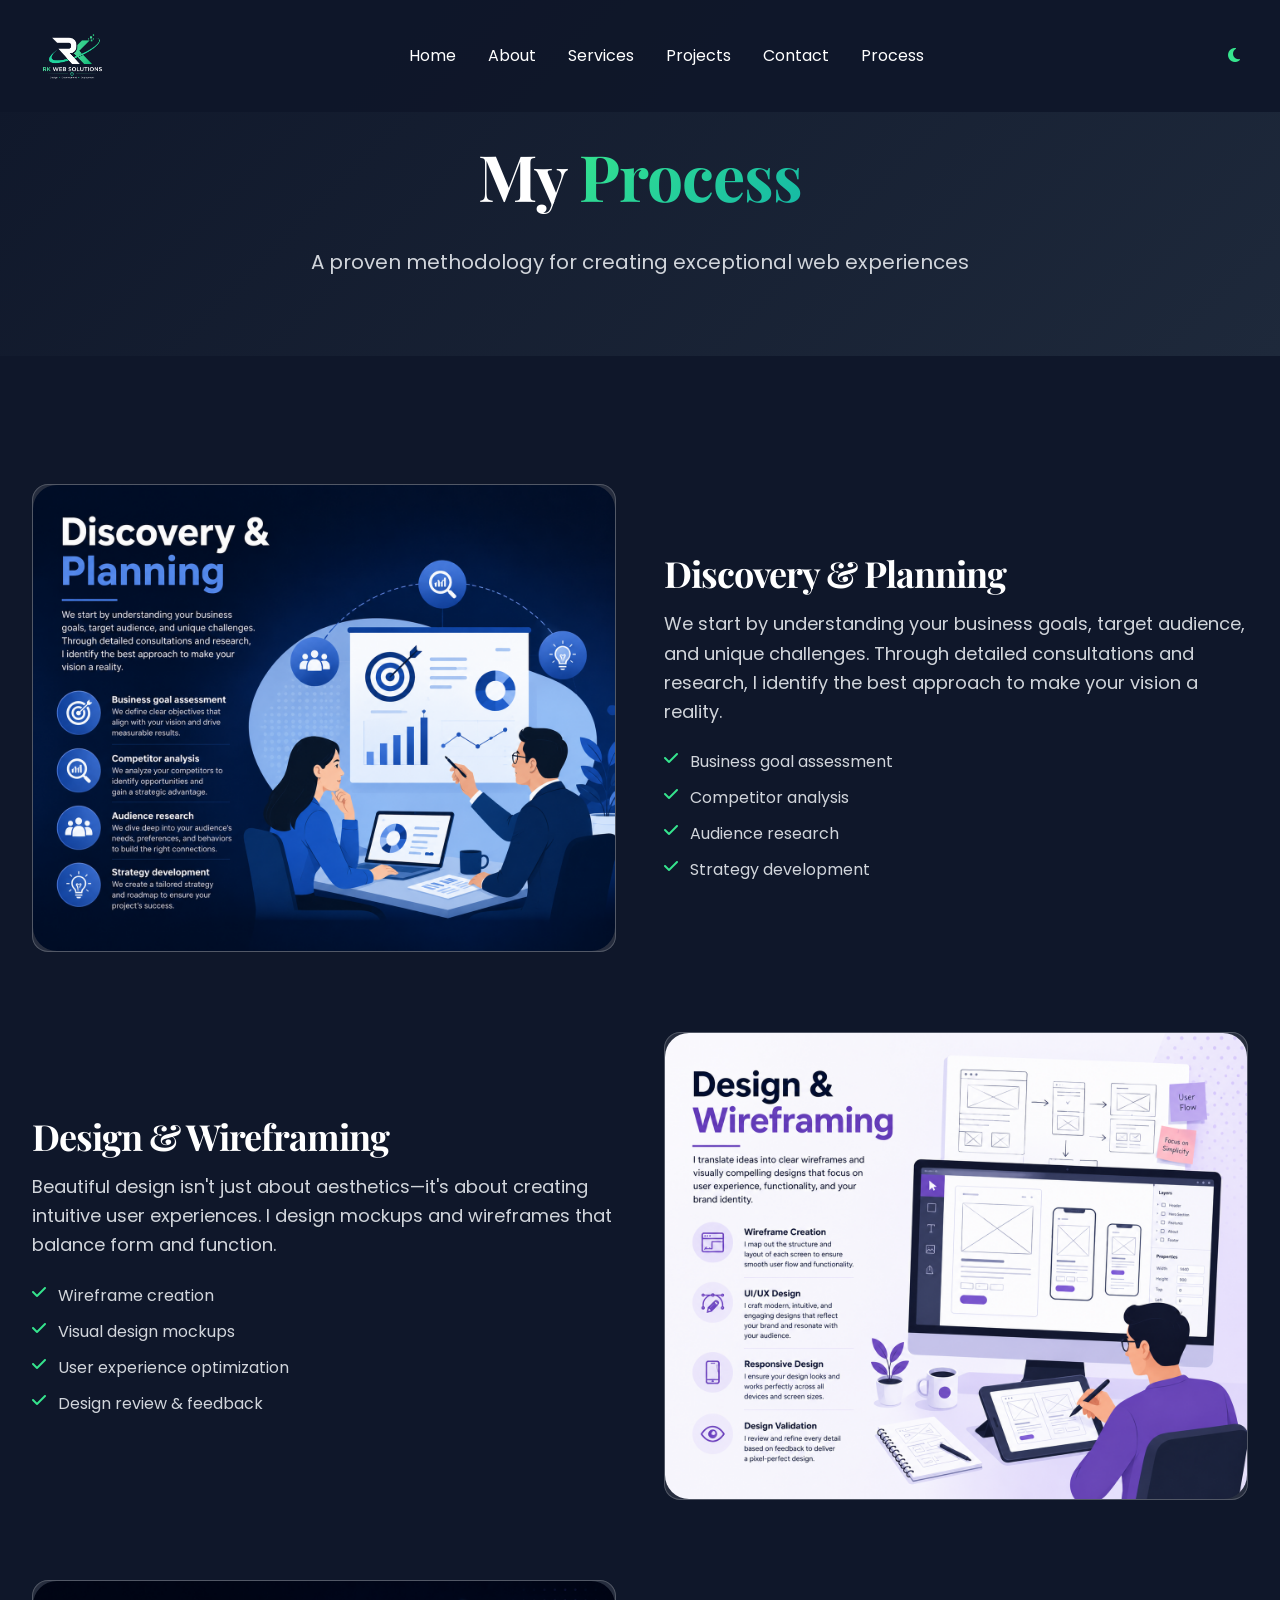
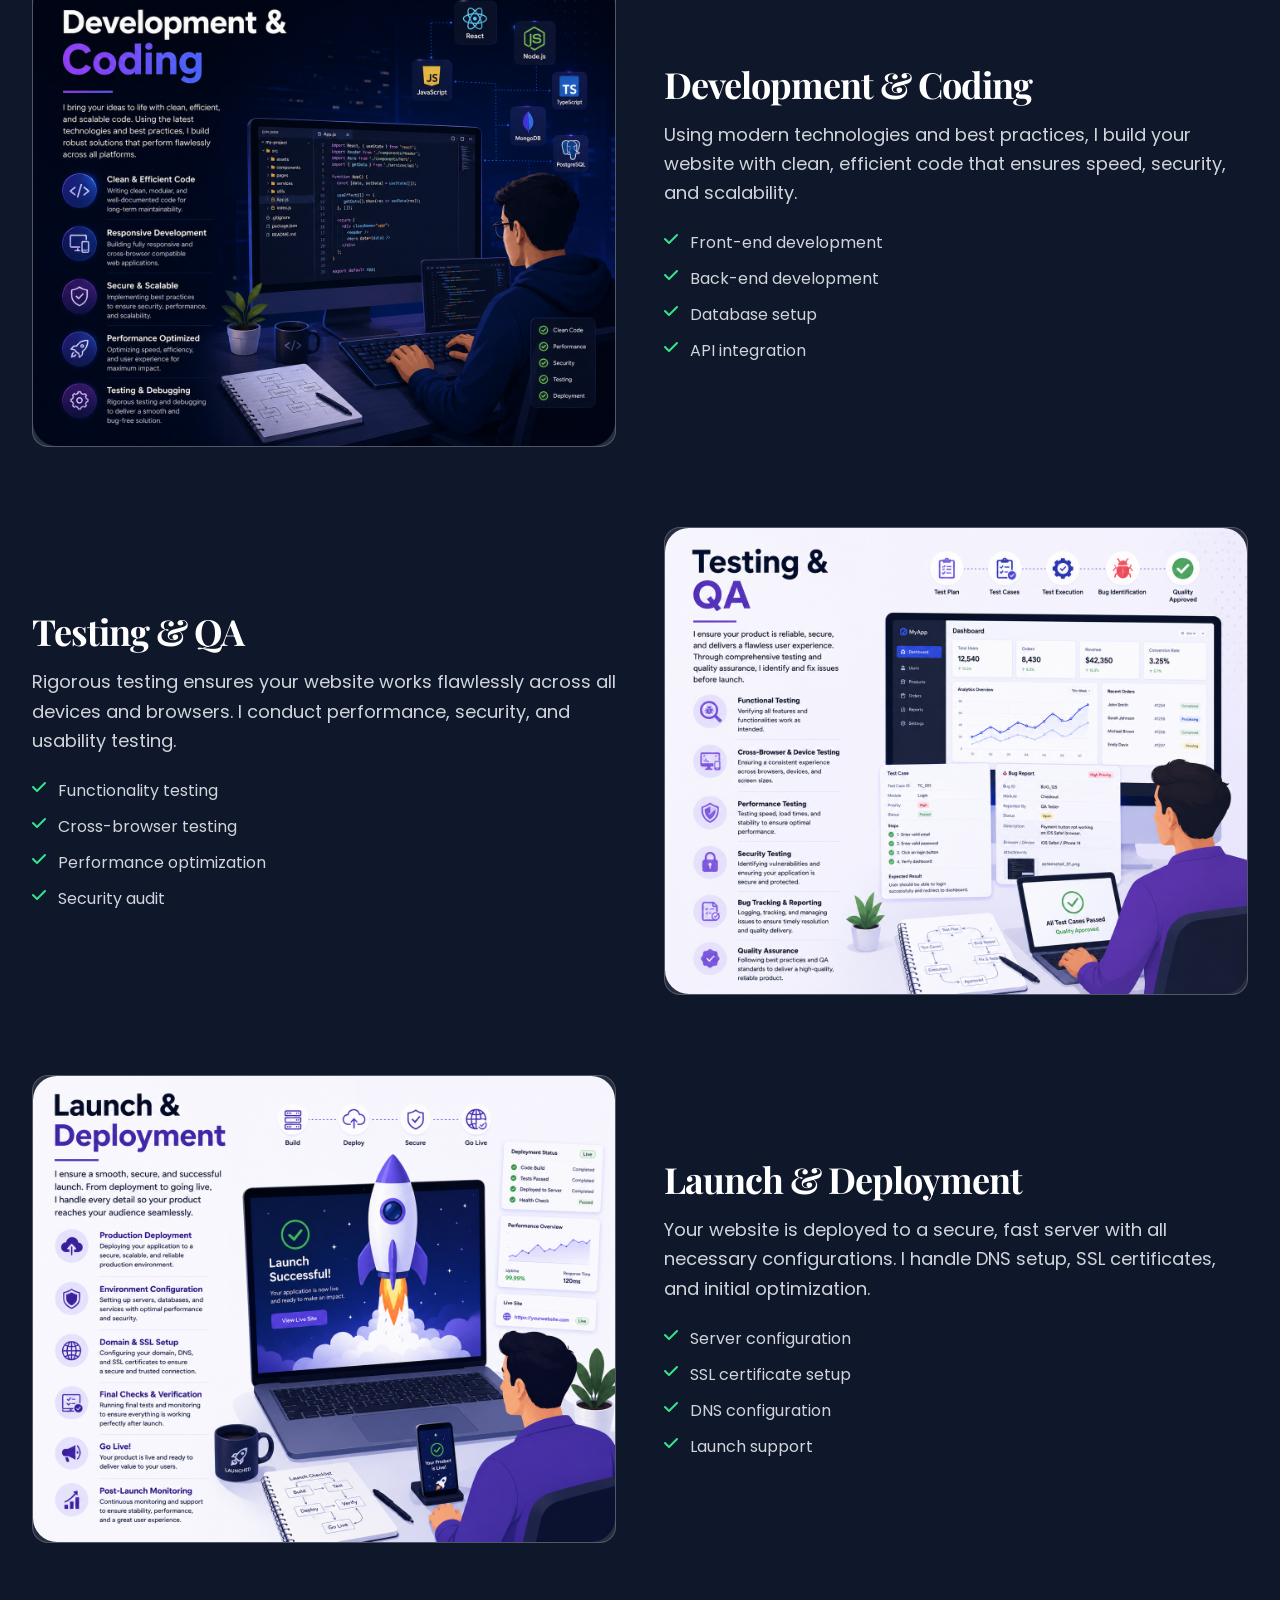
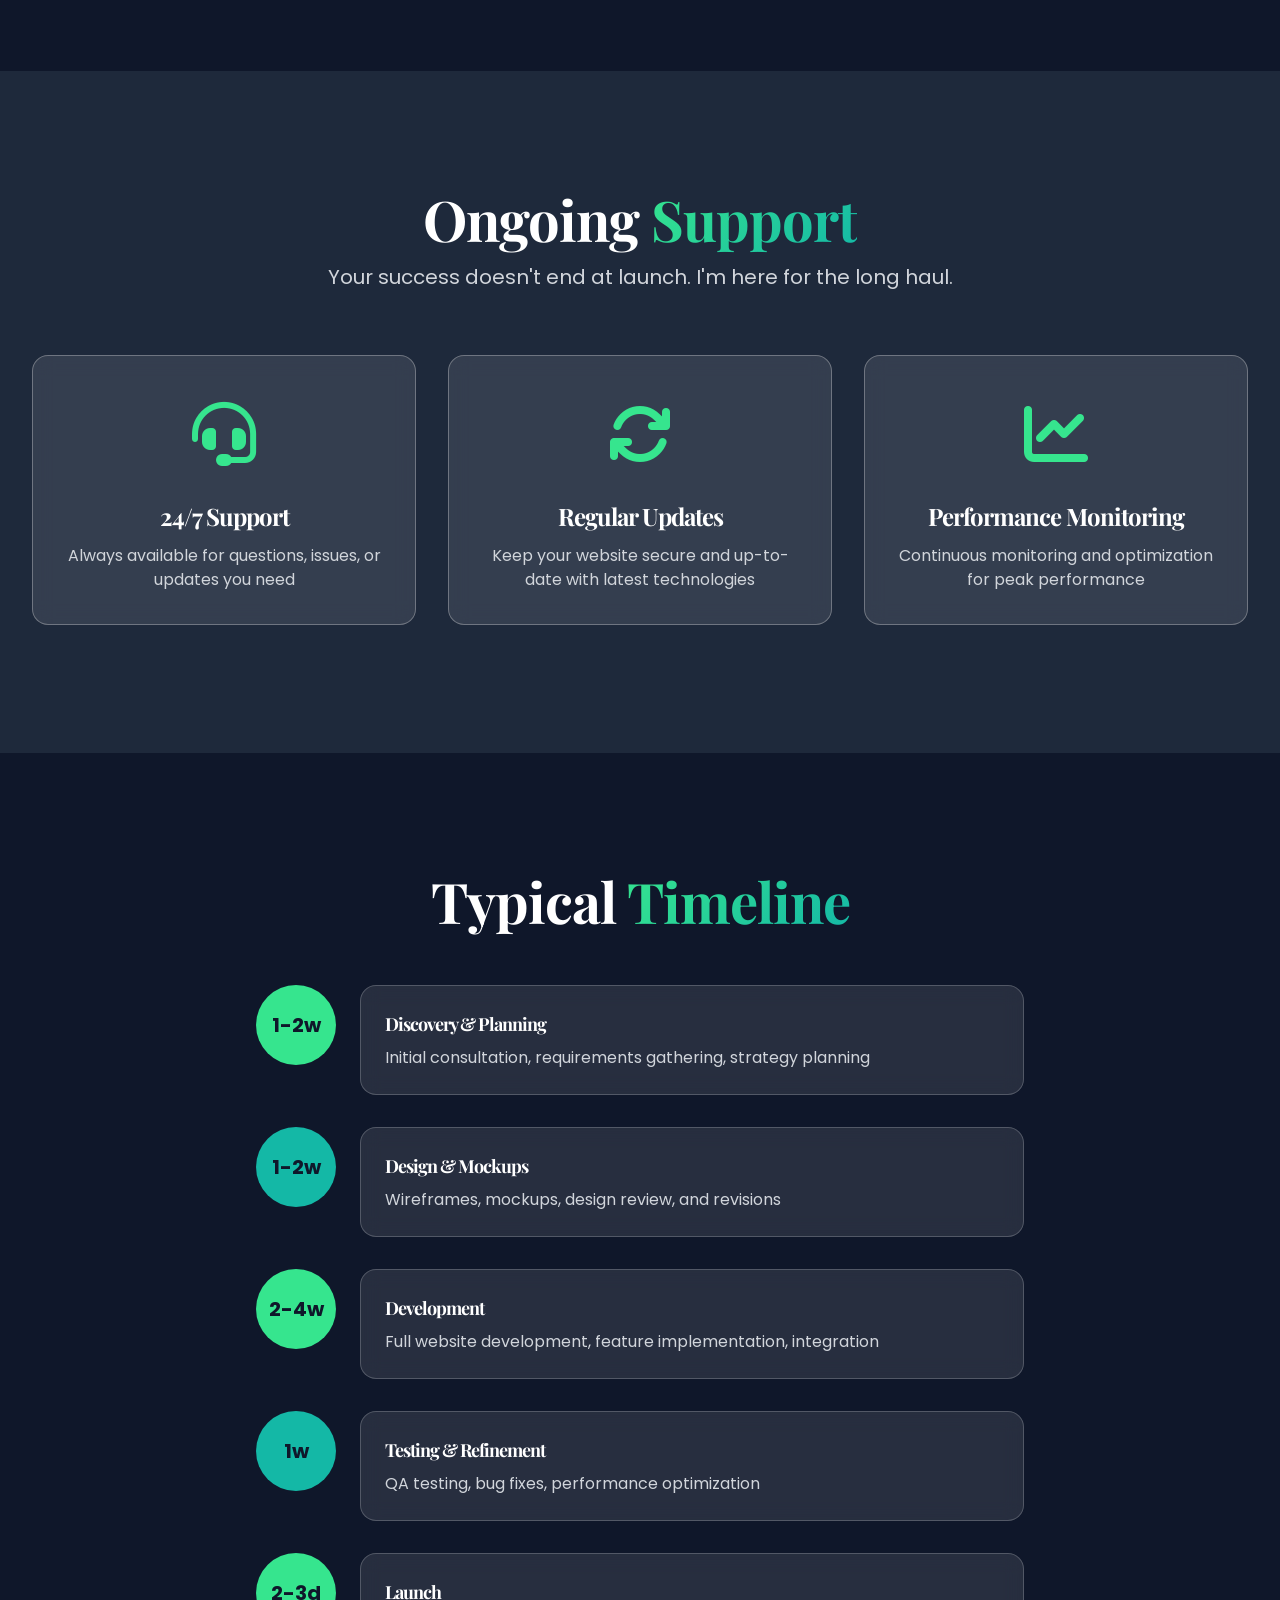
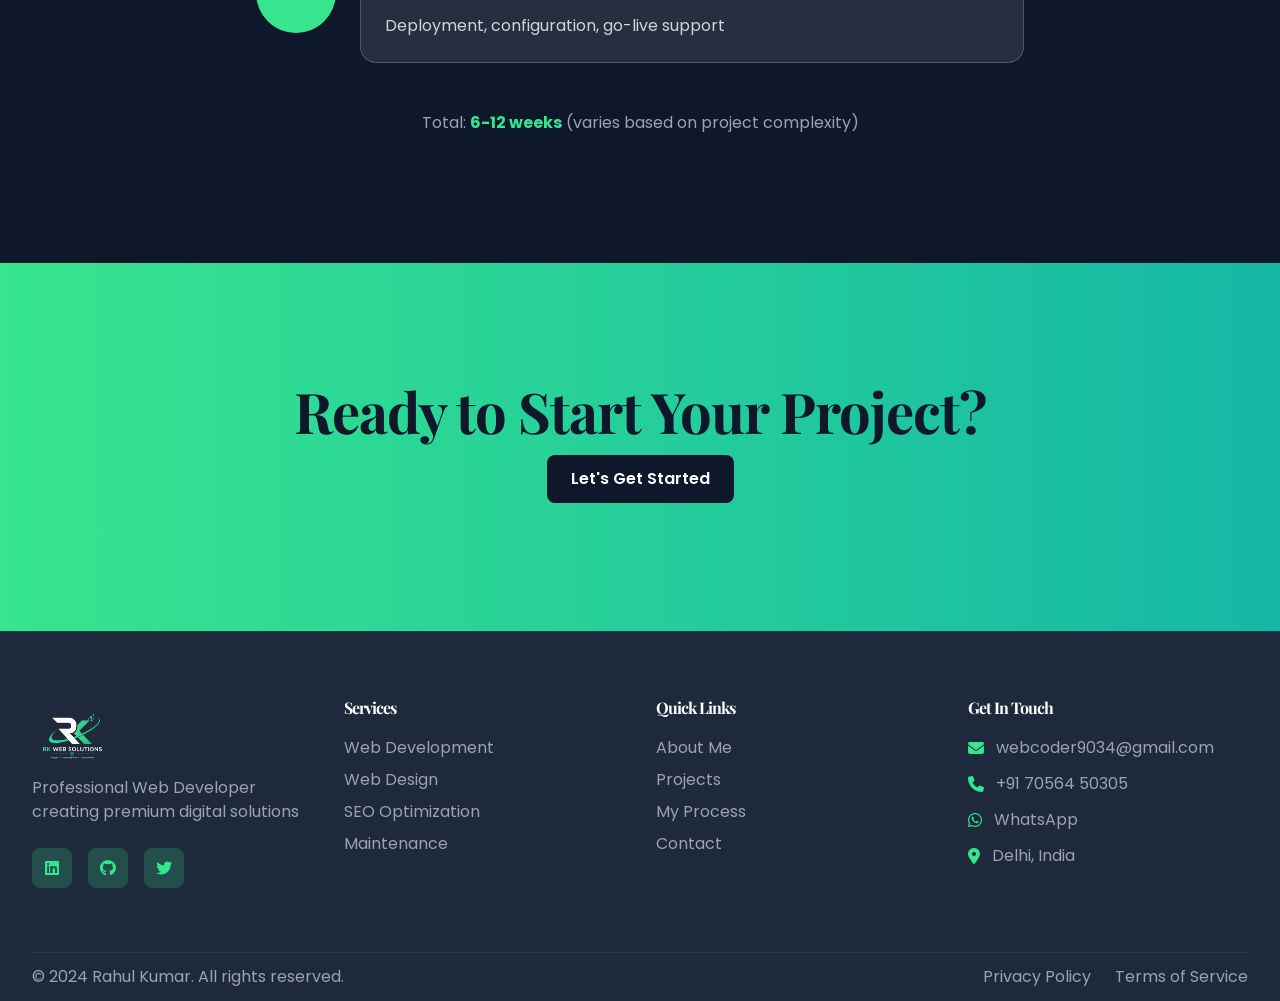
<file: process.html>
<!DOCTYPE html>
<html lang="en">
<head>
    <meta charset="UTF-8">
    <meta name="viewport" content="width=device-width, initial-scale=1.0">
    <meta name="description" content="My Development Process - How I Build Your Website">
    <title>Process - Rahul Kumar | Web Developer</title>
    <link href="https://fonts.googleapis.com/css2?family=Poppins:wght@300;400;500;600;700;800;900&family=Playfair+Display:wght@700;900&display=swap" rel="stylesheet">
    <link rel="stylesheet" href="css/style.css">
    <link rel="stylesheet" href="https://cdnjs.cloudflare.com/ajax/libs/font-awesome/6.4.0/css/all.min.css">
</head>
<body class="dark-mode bg-dark text-white">
    <!-- Navbar -->
    <nav class="navbar-scroll fixed w-full bg-dark bg-opacity-90">
        <div class="container-custom py-4 flex items-center justify-between">
            <a href="index.html" class="text-2xl font-bold text-gradient"><img class="w-20 h-auto" src="images/logo.png" alt=""></a>
            <div class="hidden md:flex space-x-8">
                <a href="index.html" class="hover:text-primary transition-colors">Home</a>
                <a href="about.html" class="hover:text-primary transition-colors">About</a>
                <a href="services.html" class="hover:text-primary transition-colors">Services</a>
                <a href="projects.html" class="hover:text-primary transition-colors">Projects</a>
                <a href="contact.html" class="hover:text-primary transition-colors">Contact</a>
                <a href="process.html" class="hover:text-primary transition-colors">Process</a>
            </div>
            <button type="button" id="theme-toggle" class="p-2 rounded-lg hover:bg-gray-800" aria-label="Toggle theme">
                <i class="fas fa-moon text-primary"></i>
            </button>
            <button type="button" id="mobile-menu-toggle" class="md:hidden p-2" aria-label="Toggle mobile menu">
                <i class="fas fa-bars text-primary text-xl"></i>
            </button>
        </div>
        <div id="mobile-menu" class="hidden md:hidden bg-dark-gray border-t border-primary border-opacity-20">
            <div class="container-custom py-4 flex flex-col space-y-4">
                <a href="index.html" class="hover:text-primary transition-colors">Home</a>
                <a href="about.html" class="hover:text-primary transition-colors">About</a>
                <a href="services.html" class="hover:text-primary transition-colors">Services</a>
                <a href="projects.html" class="hover:text-primary transition-colors">Projects</a>
                <a href="contact.html" class="hover:text-primary transition-colors">Contact</a>
                <a href="process.html" class="hover:text-primary transition-colors">Process</a>
            </div>
        </div>
    </nav>

    <!-- Hero -->
    <section class="hero-gradient pt-32 pb-20">
        <div class="container-custom text-center">
            <h1 class="text-5xl md:text-6xl font-bold mb-6">
                My <span class="text-gradient">Process</span>
            </h1>
            <p class="text-xl text-gray-300 max-w-2xl mx-auto">
                A proven methodology for creating exceptional web experiences
            </p>
        </div>
    </section>

    <!-- Process Steps -->
    <section class="section-pad bg-dark">
        <div class="container-custom">
            <!-- Step 1 -->
            <div class="mb-20 grid md:grid-cols-2 gap-12 items-center" data-animate>
                <div class="order-2 md:order-1">
                    <div class="glass-morphism rounded-3xl">
                        <img class="rounded-3xl w-full" src="images/image-1.png" alt="">
                    </div>
                </div>
                <div class="order-1 md:order-2">
                    <h2 class="text-4xl font-bold mb-4">Discovery & Planning</h2>
                    <p class="text-gray-300 text-lg mb-6 leading-relaxed">
                        We start by understanding your business goals, target audience, and unique challenges. Through detailed consultations and research, I identify the best approach to make your vision a reality.
                    </p>
                    <ul class="space-y-3 text-gray-300">
                        <li class="flex gap-3"><i class="fas fa-check text-primary"></i> Business goal assessment</li>
                        <li class="flex gap-3"><i class="fas fa-check text-primary"></i> Competitor analysis</li>
                        <li class="flex gap-3"><i class="fas fa-check text-primary"></i> Audience research</li>
                        <li class="flex gap-3"><i class="fas fa-check text-primary"></i> Strategy development</li>
                    </ul>
                </div>
            </div>

            <!-- Step 2 -->
            <div class="mb-20 grid md:grid-cols-2 gap-12 items-center" data-animate>
                <div>
                    <h2 class="text-4xl font-bold mb-4">Design & Wireframing</h2>
                    <p class="text-gray-300 text-lg mb-6 leading-relaxed">
                        Beautiful design isn't just about aesthetics—it's about creating intuitive user experiences. I design mockups and wireframes that balance form and function.
                    </p>
                    <ul class="space-y-3 text-gray-300">
                        <li class="flex gap-3"><i class="fas fa-check text-primary"></i> Wireframe creation</li>
                        <li class="flex gap-3"><i class="fas fa-check text-primary"></i> Visual design mockups</li>
                        <li class="flex gap-3"><i class="fas fa-check text-primary"></i> User experience optimization</li>
                        <li class="flex gap-3"><i class="fas fa-check text-primary"></i> Design review & feedback</li>
                    </ul>
                </div>
                <div>
                    <div class="glass-morphism  rounded-3xl">
                        <img class="rounded-3xl w-full" src="images/image-2.png" alt="">
                    </div>
                </div>
            </div>

            <!-- Step 3 -->
            <div class="mb-20 grid md:grid-cols-2 gap-12 items-center" data-animate>
                <div class="order-2 md:order-1">
                    <div class="glass-morphism  rounded-3xl">
                        <img class="rounded-3xl w-full" src="images/image-3.png" alt="">
                    </div>
                </div>
                <div class="order-1 md:order-2">
                    <h2 class="text-4xl font-bold mb-4">Development & Coding</h2>
                    <p class="text-gray-300 text-lg mb-6 leading-relaxed">
                        Using modern technologies and best practices, I build your website with clean, efficient code that ensures speed, security, and scalability.
                    </p>
                    <ul class="space-y-3 text-gray-300">
                        <li class="flex gap-3"><i class="fas fa-check text-primary"></i> Front-end development</li>
                        <li class="flex gap-3"><i class="fas fa-check text-primary"></i> Back-end development</li>
                        <li class="flex gap-3"><i class="fas fa-check text-primary"></i> Database setup</li>
                        <li class="flex gap-3"><i class="fas fa-check text-primary"></i> API integration</li>
                    </ul>
                </div>
            </div>

            <!-- Step 4 -->
            <div class="mb-20 grid md:grid-cols-2 gap-12 items-center" data-animate>
                <div>
                    <h2 class="text-4xl font-bold mb-4">Testing & QA</h2>
                    <p class="text-gray-300 text-lg mb-6 leading-relaxed">
                        Rigorous testing ensures your website works flawlessly across all devices and browsers. I conduct performance, security, and usability testing.
                    </p>
                    <ul class="space-y-3 text-gray-300">
                        <li class="flex gap-3"><i class="fas fa-check text-primary"></i> Functionality testing</li>
                        <li class="flex gap-3"><i class="fas fa-check text-primary"></i> Cross-browser testing</li>
                        <li class="flex gap-3"><i class="fas fa-check text-primary"></i> Performance optimization</li>
                        <li class="flex gap-3"><i class="fas fa-check text-primary"></i> Security audit</li>
                    </ul>
                </div>
                <div>
                    <div class="glass-morphism  rounded-3xl">
                       <img class="rounded-3xl w-full" src="images/image-4.png" alt="">
                    </div>
                </div>
            </div>

            <!-- Step 5 -->
            <div class="grid md:grid-cols-2 gap-12 items-center" data-animate>
                <div class="order-2 md:order-1">
                    <div class="glass-morphism  rounded-3xl">
                        <img class="rounded-3xl w-full" src="images/image-5.png" alt="">
                    </div>
                </div>
                <div class="order-1 md:order-2">
                    <h2 class="text-4xl font-bold mb-4">Launch & Deployment</h2>
                    <p class="text-gray-300 text-lg mb-6 leading-relaxed">
                        Your website is deployed to a secure, fast server with all necessary configurations. I handle DNS setup, SSL certificates, and initial optimization.
                    </p>
                    <ul class="space-y-3 text-gray-300">
                        <li class="flex gap-3"><i class="fas fa-check text-primary"></i> Server configuration</li>
                        <li class="flex gap-3"><i class="fas fa-check text-primary"></i> SSL certificate setup</li>
                        <li class="flex gap-3"><i class="fas fa-check text-primary"></i> DNS configuration</li>
                        <li class="flex gap-3"><i class="fas fa-check text-primary"></i> Launch support</li>
                    </ul>
                </div>
            </div>
        </div>
    </section>

    <!-- Support Phase -->
    <section class="section-pad bg-dark-gray">
        <div class="container-custom">
            <div class="text-center mb-16" data-animate>
                <h2 class="text-4xl md:text-5xl font-bold mb-6">
                    Ongoing <span class="text-gradient">Support</span>
                </h2>
                <p class="text-xl text-gray-300">Your success doesn't end at launch. I'm here for the long haul.</p>
            </div>

            <div class="grid md:grid-cols-3 gap-8">
                <div class="card-glass p-8 rounded-2xl text-center" data-animate>
                    <div class="text-6xl text-primary mb-4"><i class="fas fa-headset"></i></div>
                    <h3 class="text-2xl font-bold mb-3">24/7 Support</h3>
                    <p class="text-gray-300">Always available for questions, issues, or updates you need</p>
                </div>

                <div class="card-glass p-8 rounded-2xl text-center" data-animate>
                    <div class="text-6xl text-primary mb-4"><i class="fas fa-sync"></i></div>
                    <h3 class="text-2xl font-bold mb-3">Regular Updates</h3>
                    <p class="text-gray-300">Keep your website secure and up-to-date with latest technologies</p>
                </div>

                <div class="card-glass p-8 rounded-2xl text-center" data-animate>
                    <div class="text-6xl text-primary mb-4"><i class="fas fa-line-chart"></i></div>
                    <h3 class="text-2xl font-bold mb-3">Performance Monitoring</h3>
                    <p class="text-gray-300">Continuous monitoring and optimization for peak performance</p>
                </div>
            </div>
        </div>
    </section>

    <!-- Timeline -->
    <section class="section-pad bg-dark">
        <div class="container-custom">
            <div class="text-center mb-16" data-animate>
                <h2 class="text-4xl md:text-5xl font-bold mb-6">
                    Typical <span class="text-gradient">Timeline</span>
                </h2>
            </div>

            <div class="max-w-3xl mx-auto">
                <div class="space-y-8">
                    <div class="flex gap-6" data-animate>
                        <div class="text-center">
                            <div class="bg-primary text-dark rounded-full w-20 h-20 flex items-center justify-center font-bold text-xl flex-shrink-0">1-2w</div>
                        </div>
                        <div class="glass-morphism p-6 rounded-xl flex-1">
                            <h4 class="font-bold text-lg mb-2">Discovery & Planning</h4>
                            <p class="text-gray-300">Initial consultation, requirements gathering, strategy planning</p>
                        </div>
                    </div>

                    <div class="flex gap-6" data-animate>
                        <div class="text-center">
                            <div class="bg-accent text-dark rounded-full w-20 h-20 flex items-center justify-center font-bold text-xl flex-shrink-0">1-2w</div>
                        </div>
                        <div class="glass-morphism p-6 rounded-xl flex-1">
                            <h4 class="font-bold text-lg mb-2">Design & Mockups</h4>
                            <p class="text-gray-300">Wireframes, mockups, design review, and revisions</p>
                        </div>
                    </div>

                    <div class="flex gap-6" data-animate>
                        <div class="text-center">
                            <div class="bg-primary text-dark rounded-full w-20 h-20 flex items-center justify-center font-bold text-xl flex-shrink-0">2-4w</div>
                        </div>
                        <div class="glass-morphism p-6 rounded-xl flex-1">
                            <h4 class="font-bold text-lg mb-2">Development</h4>
                            <p class="text-gray-300">Full website development, feature implementation, integration</p>
                        </div>
                    </div>

                    <div class="flex gap-6" data-animate>
                        <div class="text-center">
                            <div class="bg-accent text-dark rounded-full w-20 h-20 flex items-center justify-center font-bold text-xl flex-shrink-0">1w</div>
                        </div>
                        <div class="glass-morphism p-6 rounded-xl flex-1">
                            <h4 class="font-bold text-lg mb-2">Testing & Refinement</h4>
                            <p class="text-gray-300">QA testing, bug fixes, performance optimization</p>
                        </div>
                    </div>

                    <div class="flex gap-6" data-animate>
                        <div class="text-center">
                            <div class="bg-primary text-dark rounded-full w-20 h-20 flex items-center justify-center font-bold text-xl flex-shrink-0">2-3d</div>
                        </div>
                        <div class="glass-morphism p-6 rounded-xl flex-1">
                            <h4 class="font-bold text-lg mb-2">Launch</h4>
                            <p class="text-gray-300">Deployment, configuration, go-live support</p>
                        </div>
                    </div>
                </div>
            </div>

            <p class="text-center text-gray-400 mt-12">Total: <span class="text-primary font-bold">6-12 weeks</span> (varies based on project complexity)</p>
        </div>
    </section>

    <!-- CTA -->
    <section class="section-pad bg-gradient-to-r from-primary to-accent">
        <div class="container-custom text-center">
            <h2 class="text-4xl md:text-5xl font-bold text-dark mb-6">
                Ready to Start Your Project?
            </h2>
            <a href="contact.html" class="btn-dark inline-block">Let's Get Started</a>
        </div>
    </section>

    <!-- Footer -->
  <footer class=" h-auto bg-dark-gray border-t border-primary border-opacity-10 ">
        <div class="container-custom">
            <div class="grid md:grid-cols-4 gap-8 py-16">
                <!-- Brand -->
                <div>
                    <div class="">
                        <img class="w-20 h-auto" src="images/logo.png" alt="">
                    </div>
                    <p class="text-gray-400">Professional Web Developer creating premium digital solutions</p>
                    <div class="flex gap-4 mt-6">
                        <a href="#" class="w-10 h-10 bg-primary bg-opacity-20 rounded-lg flex items-center justify-center hover:bg-opacity-30 transition-all">
                            <i class="fab fa-linkedin text-primary"></i>
                        </a>
                        <a href="#" class="w-10 h-10 bg-primary bg-opacity-20 rounded-lg flex items-center justify-center hover:bg-opacity-30 transition-all">
                            <i class="fab fa-github text-primary"></i>
                        </a>
                        <a href="#" class="w-10 h-10 bg-primary bg-opacity-20 rounded-lg flex items-center justify-center hover:bg-opacity-30 transition-all">
                            <i class="fab fa-twitter text-primary"></i>
                        </a>
                    </div>
                </div>

                <!-- Services -->
                <div>
                    <h4 class="font-bold mb-4">Services</h4>
                    <ul class="space-y-2 text-gray-400">
                        <li><a href="services.html" class="hover:text-primary transition-colors">Web Development</a></li>
                        <li><a href="services.html" class="hover:text-primary transition-colors">Web Design</a></li>
                        <li><a href="services.html" class="hover:text-primary transition-colors">SEO Optimization</a></li>
                        <li><a href="services.html" class="hover:text-primary transition-colors">Maintenance</a></li>
                    </ul>
                </div>

                <!-- Quick Links -->
                <div>
                    <h4 class="font-bold mb-4">Quick Links</h4>
                    <ul class="space-y-2 text-gray-400">
                        <li><a href="about.html" class="hover:text-primary transition-colors">About Me</a></li>
                        <li><a href="projects.html" class="hover:text-primary transition-colors">Projects</a></li>
                        <li><a href="process.html" class="hover:text-primary transition-colors">My Process</a></li>
                        <li><a href="contact.html" class="hover:text-primary transition-colors">Contact</a></li>
                    </ul>
                </div>

                <!-- Contact -->
                <div>
                    <h4 class="font-bold mb-4">Get In Touch</h4>
                    <ul class="space-y-3 text-gray-400">
                        <li class="flex gap-3">
                            <i class="fas fa-envelope text-primary flex-shrink-0 pt-1"></i>
                            <a href="mailto:webcoder9034@gmail.com"
                                class="hover:text-primary transition-colors">webcoder9034@gmail.com</a>
                        </li>
                        <li class="flex gap-3">
                            <i class="fas fa-phone text-primary flex-shrink-0 pt-1"></i>
                            <a href="tel:+919876543210" class="hover:text-primary transition-colors">+91 70564 50305</a>
                        </li>
                         <li class="flex gap-3">
                            <i class="fab fa-whatsapp text-primary flex-shrink-0 pt-1"></i>
                            <a href="https://wa.me/917056450305" class="hover:text-primary transition-colors">WhatsApp</a>
                        </li>
                        <li class="flex gap-3">
                            <i class="fas fa-map-marker-alt text-primary flex-shrink-0 pt-1"></i>
                            <span>Delhi, India</span>
                        </li>
                    </ul>
                </div>
            </div>

            <!-- Bottom Footer -->
            <div class="border-t border-primary border-opacity-10 py-3 flex flex-col md:flex-row justify-between items-center gap-4 text-gray-400">
                <p>&copy; 2024 Rahul Kumar. All rights reserved.</p>
                <div class="flex gap-6">
                    <a href="#" class="hover:text-primary transition-colors">Privacy Policy</a>
                    <a href="#" class="hover:text-primary transition-colors">Terms of Service</a>
                </div>
            </div>
        </div>
    </footer>

    <script src="https://cdn.jsdelivr.net/npm/gsap@3.12.2/dist/gsap.min.js"></script>
    <script src="https://unpkg.com/aos@next/dist/aos.js"></script>
    <script src="js/utils.js"></script>
    <script src="js/animations.js"></script>
    <script src="js/main.js"></script>
</body>
</html>
</file>
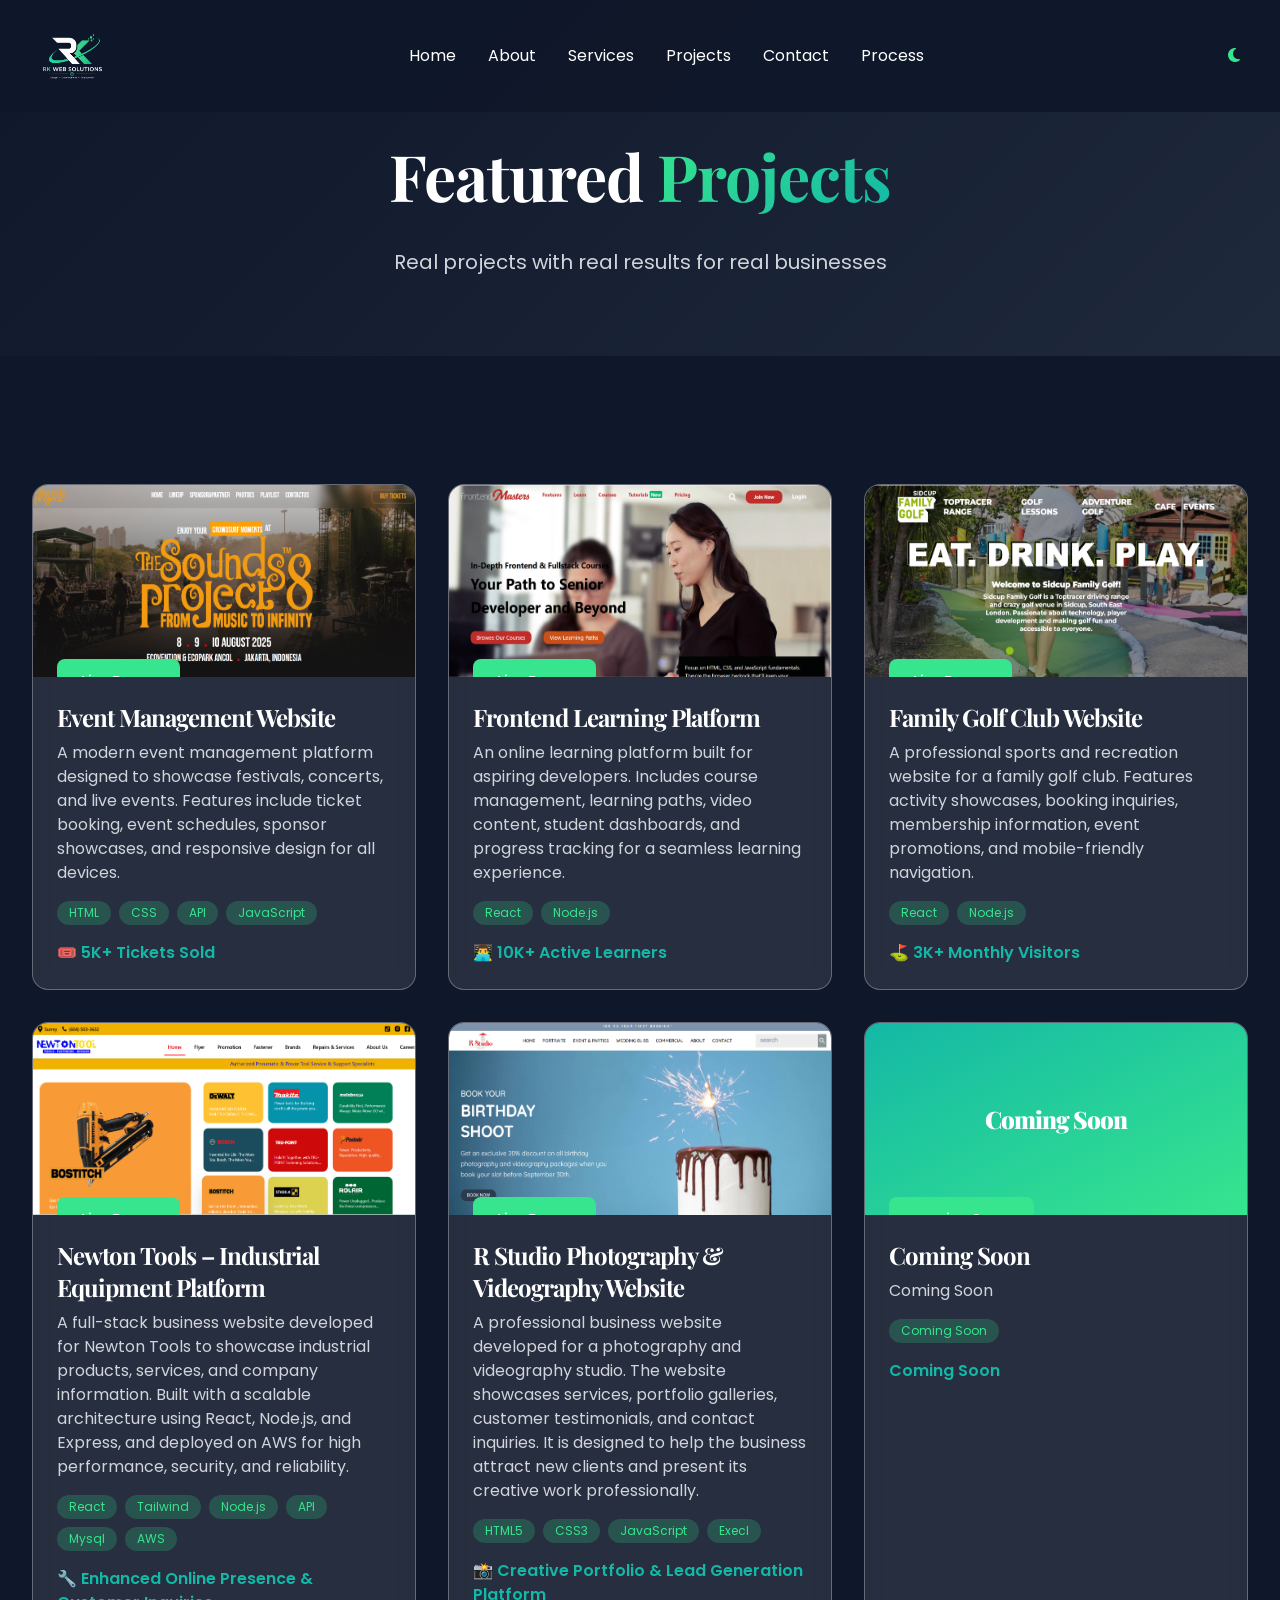
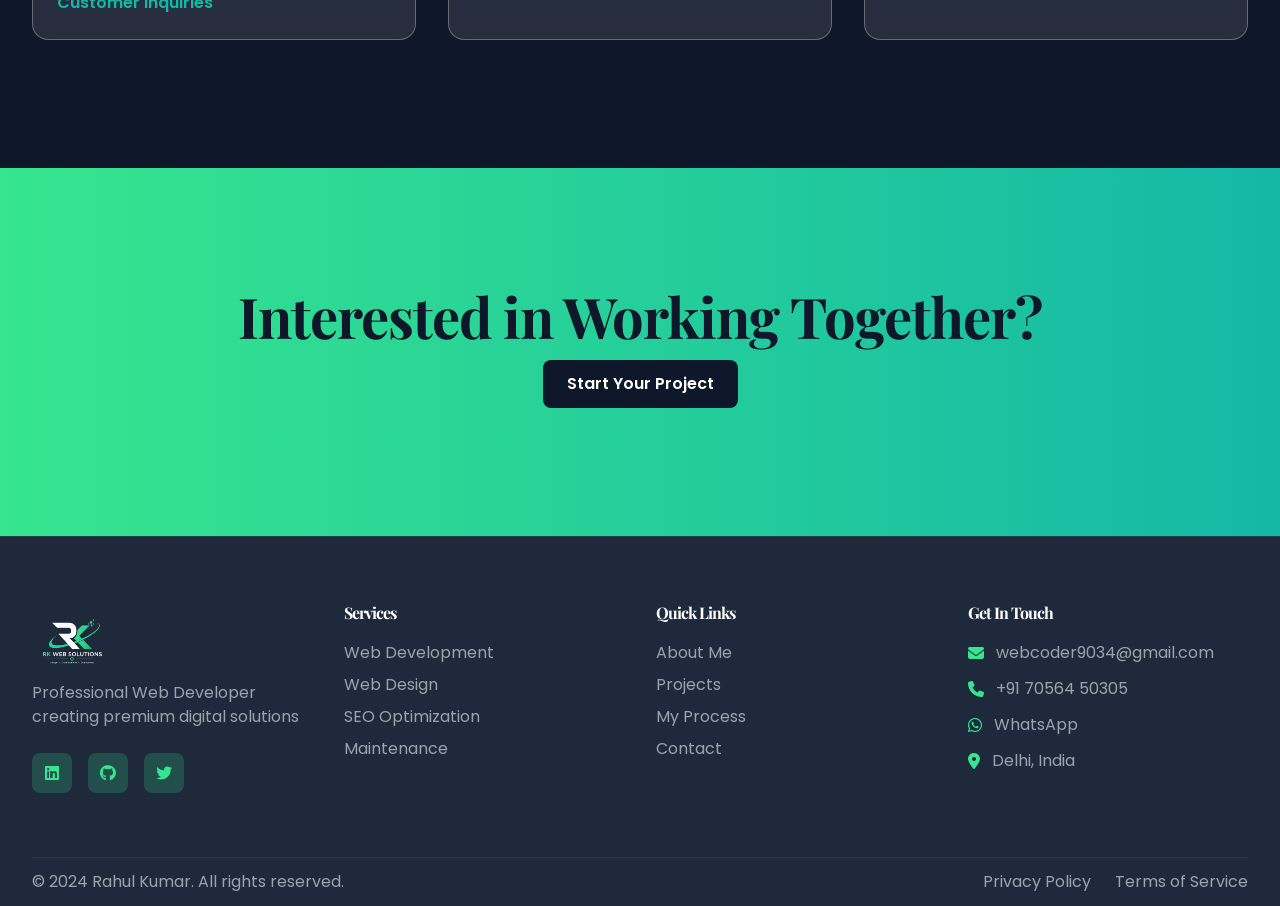
<file: projects.html>
<!DOCTYPE html>
<html lang="en">
<head>
    <meta charset="UTF-8">
    <meta name="viewport" content="width=device-width, initial-scale=1.0">
    <meta name="description" content="Portfolio Projects - Case Studies of Website Development & Design">
    <title>Projects - Rahul Kumar | Web Developer</title>
    <link href="https://fonts.googleapis.com/css2?family=Poppins:wght@300;400;500;600;700;800;900&family=Playfair+Display:wght@700;900&display=swap" rel="stylesheet">
    <link rel="stylesheet" href="css/style.css">
    <link rel="stylesheet" href="https://cdnjs.cloudflare.com/ajax/libs/font-awesome/6.4.0/css/all.min.css">
    <link rel="stylesheet" href="https://cdn.jsdelivr.net/npm/swiper@11/swiper-bundle.min.css">
</head>
<body class="dark-mode bg-dark text-white">
    <!-- Navbar -->
    <nav class="navbar-scroll fixed w-full bg-dark bg-opacity-90">
        <div class="container-custom py-4 flex items-center justify-between">
            <a href="index.html" class="text-2xl font-bold text-gradient"><img class="w-20 h-auto" src="images/logo.png" alt=""></a>
            <div class="hidden md:flex space-x-8">
                <a href="index.html" class="hover:text-primary transition-colors">Home</a>
                <a href="about.html" class="hover:text-primary transition-colors">About</a>
                <a href="services.html" class="hover:text-primary transition-colors">Services</a>
                <a href="projects.html" class="hover:text-primary transition-colors">Projects</a>
                <a href="contact.html" class="hover:text-primary transition-colors">Contact</a>
                <a href="process.html" class="hover:text-primary transition-colors">Process</a>
            </div>
            <button id="theme-toggle" type="button" aria-label="Toggle theme" class="p-2 rounded-lg hover:bg-gray-800">
                <i class="fas fa-moon text-primary"></i>
            </button>
            <button id="mobile-menu-toggle" type="button" aria-label="Toggle mobile menu" class="md:hidden p-2">
                <i class="fas fa-bars text-primary text-xl"></i>
            </button>
        </div>
        <div id="mobile-menu" class="hidden md:hidden bg-dark-gray border-t border-primary border-opacity-20">
            <div class="container-custom py-4 flex flex-col space-y-4">
                <a href="index.html" class="hover:text-primary transition-colors">Home</a>
                <a href="about.html" class="hover:text-primary transition-colors">About</a>
                <a href="services.html" class="hover:text-primary transition-colors">Services</a>
                <a href="projects.html" class="hover:text-primary transition-colors">Projects</a>
                <a href="contact.html" class="hover:text-primary transition-colors">Contact</a>
                <a href="process.html" class="hover:text-primary transition-colors">Process</a>
            </div>
        </div>
    </nav>

    <!-- Hero -->
    <section class="hero-gradient pt-32 pb-20">
        <div class="container-custom text-center">
            <h1 class="text-5xl md:text-6xl font-bold mb-6">
                Featured <span class="text-gradient">Projects</span>
            </h1>
            <p class="text-xl text-gray-300 max-w-2xl mx-auto">
                Real projects with real results for real businesses
            </p>
        </div>
    </section>

    <!-- Projects Grid -->
    <section class="section-pad bg-dark">
        <div class="container-custom">
            <div class="grid-responsive">
                <!-- Project 1 -->
                <div class="card-glass card-hover group rounded-2xl overflow-hidden" data-animate>
                    <div class="w-30 bg-gradient-to-br from-primary to-accent h-48 flex relative overflow-hidden">
                        <img class=" w-full object-cover" src="images/image-p-1.png" alt="">
                        <div class="absolute inset-0 bg-dark bg-opacity-0 group-hover:bg-opacity-40 transition-all duration-300 flex items-end p-6">
                            <div class="transform translate-y-10 group-hover:translate-y-0 transition-all duration-300">
                                <a href="https://project-alpha-one-22.vercel.app/" class="btn-primary text-sm"> Live Demo</a>
                            </div>
                        </div>
                    </div>
                    <div class="p-6">
                        <h3 class="text-2xl font-bold mb-2">Event Management Website</h3>
                        <p class="text-gray-300 mb-4">A modern event management platform designed to showcase festivals, concerts, and live events. Features include ticket booking, event schedules, sponsor showcases, and responsive design for all devices.</p>
                        <div class="flex flex-wrap gap-2 mb-4">
                            <span class="text-xs bg-primary bg-opacity-20 text-primary px-3 py-1 rounded-full">HTML</span>
                            <span class="text-xs bg-primary bg-opacity-20 text-primary px-3 py-1 rounded-full">CSS</span>
                            <span class="text-xs bg-primary bg-opacity-20 text-primary px-3 py-1 rounded-full">API</span>
                            <span class="text-xs bg-primary bg-opacity-20 text-primary px-3 py-1 rounded-full">JavaScript</span>
                        </div>
                        <p class="text-accent font-semibold">🎟️ 5K+ Tickets Sold</p>
                    </div>
                </div>

                <!-- Project 2 -->
                <div class="card-glass card-hover group rounded-2xl overflow-hidden" data-animate>
                    <div class="w-30 bg-gradient-to-br from-accent to-primary h-48 flex relative overflow-hidden">
                        <img class=" w-full object-cover " src="images/image-p-2.png" alt="">
                        <div class="absolute inset-0 bg-dark bg-opacity-0 group-hover:bg-opacity-40 transition-all duration-300 flex items-end p-6">
                            <div class="transform translate-y-10 group-hover:translate-y-0 transition-all duration-300">
                                <a href="https://frontendmuster-three.vercel.app/" class="btn-primary text-sm"> Live Demo</a>
                            </div>
                        </div>
                    </div>
                    <div class="p-6">
                        <h3 class="text-2xl font-bold mb-2">Frontend Learning Platform</h3>
                        <p class="text-gray-300 mb-4">An online learning platform built for aspiring developers. Includes course management, learning paths, video content, student dashboards, and progress tracking for a seamless learning experience.</p>
                        <div class="flex flex-wrap gap-2 mb-4">
                            <span class="text-xs bg-primary bg-opacity-20 text-primary px-3 py-1 rounded-full">React </span>
                            <span class="text-xs bg-primary bg-opacity-20 text-primary px-3 py-1 rounded-full">Node.js</span>
                        </div>
                        <p class="text-accent font-semibold">👨‍💻 10K+ Active Learners</p>
                    </div>
                </div>

                <!-- Project 3 -->
                <div class="card-glass card-hover group rounded-2xl overflow-hidden" data-animate>
                    <div class="w-30 bg-gradient-to-br from-primary to-accent h-48 flex  relative overflow-hidden">
                        <img src="images/image-p-3.png" class="object-cover w-full" alt="">
                        <div class="absolute inset-0 bg-dark bg-opacity-0 group-hover:bg-opacity-40 transition-all duration-300 flex items-end p-6">
                            <div class="transform translate-y-10 group-hover:translate-y-0 transition-all duration-300">
                                <a href="https://family-golf-blue.vercel.app/" class="btn-primary text-sm"> Live Demo</a>
                            </div>
                        </div>
                    </div>
                    <div class="p-6">
                        <h3 class="text-2xl font-bold mb-2">Family Golf Club Website</h3>
                        <p class="text-gray-300 mb-4">A professional sports and recreation website for a family golf club. Features activity showcases, booking inquiries, membership information, event promotions, and mobile-friendly navigation.</p>
                        <div class="flex flex-wrap gap-2 mb-4">
                            <span class="text-xs bg-primary bg-opacity-20 text-primary px-3 py-1 rounded-full">React</span>
                            <span class="text-xs bg-primary bg-opacity-20 text-primary px-3 py-1 rounded-full">Node.js</span>
                        </div>
                        <p class="text-accent font-semibold">⛳ 3K+ Monthly Visitors</p>
                    </div>
                </div>

                <!-- Project 4 -->
                <div class="card-glass card-hover group rounded-2xl overflow-hidden" data-animate>
                    <div class="w-30 bg-gradient-to-br from-accent to-primary h-48 flex relative overflow-hidden">
                        <img class="object-cover w-full" src="images/image-p-4.png" alt="">
                        <div class="absolute inset-0 bg-dark bg-opacity-0 group-hover:bg-opacity-40 transition-all duration-300 flex items-end p-6">
                            <div class="transform translate-y-10 group-hover:translate-y-0 transition-all duration-300">
                                <a href="https://zeelaptopstore.com/" class="btn-primary text-sm"> Live Demo</a>
                            </div>
                        </div>
                    </div>
                    <div class="p-6">
                        <h3 class="text-2xl font-bold mb-2">Newton Tools – Industrial Equipment Platform</h3>
                        <p class="text-gray-300 mb-4">A full-stack business website developed for Newton Tools to showcase industrial products, services, and company information. Built with a scalable architecture using React, Node.js, and Express, and deployed on AWS for high performance, security, and reliability.</p>
                        <div class="flex flex-wrap gap-2 mb-4">
                            <span class="text-xs bg-primary bg-opacity-20 text-primary px-3 py-1 rounded-full">React</span>
                            <span class="text-xs bg-primary bg-opacity-20 text-primary px-3 py-1 rounded-full">Tailwind</span>
                            <span class="text-xs bg-primary bg-opacity-20 text-primary px-3 py-1 rounded-full">Node.js</span>
                            <span class="text-xs bg-primary bg-opacity-20 text-primary px-3 py-1 rounded-full">API</span>
                            <span class="text-xs bg-primary bg-opacity-20 text-primary px-3 py-1 rounded-full">Mysql</span>
                            <span class="text-xs bg-primary bg-opacity-20 text-primary px-3 py-1 rounded-full">AWS</span>
                        </div>
                        <p class="text-accent font-semibold">🔧 Enhanced Online Presence & Customer Inquiries</p>
                    </div>
                </div>

                <!-- Project 5 -->
                <div class="card-glass card-hover group rounded-2xl overflow-hidden" data-animate>
                    <div class="w-30 bg-gradient-to-br from-primary to-accent h-48 flex relative overflow-hidden">
                        <img class="object-cover w-full" src="images/image-p-5.png" alt="">
                        <div class="absolute inset-0 bg-dark bg-opacity-0 group-hover:bg-opacity-40 transition-all duration-300 flex items-end p-6">
                            <div class="transform translate-y-10 group-hover:translate-y-0 transition-all duration-300">
                                <a href="https://www.rvideomixing.com/" class="btn-primary text-sm"> Live Demo</a>
                            </div>
                        </div>
                    </div>
                    <div class="p-6">
                        <h3 class="text-2xl font-bold mb-2">R Studio Photography & Videography Website</h3>
                        <p class="text-gray-300 mb-4">A professional business website developed for a photography and videography studio. The website showcases services, portfolio galleries, customer testimonials, and contact inquiries. It is designed to help the business attract new clients and present its creative work professionally.</p>
                        <div class="flex flex-wrap gap-2 mb-4">
                            <span class="text-xs bg-primary bg-opacity-20 text-primary px-3 py-1 rounded-full">HTML5</span>
                            <span class="text-xs bg-primary bg-opacity-20 text-primary px-3 py-1 rounded-full">CSS3</span>
                            <span class="text-xs bg-primary bg-opacity-20 text-primary px-3 py-1 rounded-full">JavaScript</span>
                            <span class="text-xs bg-primary bg-opacity-20 text-primary px-3 py-1 rounded-full">Execl</span>
                        </div>
                        <p class="text-accent font-semibold">📸 Creative Portfolio & Lead Generation Platform</p>
                    </div>
                </div>

                <!-- Project 6 -->
                <div class="card-glass card-hover group rounded-2xl overflow-hidden" data-animate>
                    <div class="bg-gradient-to-br from-accent to-primary h-48 flex items-center justify-center relative overflow-hidden">
                        <h2 class="w-30 text-2xl">Coming Soon</h2>
                        <div class="absolute inset-0 bg-dark bg-opacity-0 group-hover:bg-opacity-40 transition-all duration-300 flex items-end p-6">
                            <div class="transform translate-y-10 group-hover:translate-y-0 transition-all duration-300">
                                <a href="#" class="btn-primary text-sm">coming Soon </a>
                            </div>
                        </div>
                    </div>
                    <div class="p-6">
                        <h3 class="text-2xl font-bold mb-2">Coming Soon</h3>
                        <p class="text-gray-300 mb-4">Coming Soon</p>
                        <div class="flex flex-wrap gap-2 mb-4">
                            <span class="text-xs bg-primary bg-opacity-20 text-primary px-3 py-1 rounded-full">Coming Soon</span>
                            
                        </div>
                        <p class="text-accent font-semibold">Coming Soon</p>
                    </div>
                </div>
            </div>
        </div>
    </section>

    <!-- CTA -->
    <section class="section-pad bg-gradient-to-r from-primary to-accent">
        <div class="container-custom text-center">
            <h2 class="text-4xl md:text-5xl font-bold text-dark mb-6">
                Interested in Working Together?
            </h2>
            <a href="contact.html" class="btn-dark inline-block">Start Your Project</a>
        </div>
    </section>

    <!-- Footer -->
    <footer class=" h-auto bg-dark-gray border-t border-primary border-opacity-10 ">
        <div class="container-custom">
            <div class="grid md:grid-cols-4 gap-8 py-16">
                <!-- Brand -->
                <div>
                    <div class="">
                        <img class="w-20 h-auto" src="images/logo.png" alt="">
                    </div>
                    <p class="text-gray-400">Professional Web Developer creating premium digital solutions</p>
                    <div class="flex gap-4 mt-6">
                        <a href="#" class="w-10 h-10 bg-primary bg-opacity-20 rounded-lg flex items-center justify-center hover:bg-opacity-30 transition-all">
                            <i class="fab fa-linkedin text-primary"></i>
                        </a>
                        <a href="#" class="w-10 h-10 bg-primary bg-opacity-20 rounded-lg flex items-center justify-center hover:bg-opacity-30 transition-all">
                            <i class="fab fa-github text-primary"></i>
                        </a>
                        <a href="#" class="w-10 h-10 bg-primary bg-opacity-20 rounded-lg flex items-center justify-center hover:bg-opacity-30 transition-all">
                            <i class="fab fa-twitter text-primary"></i>
                        </a>
                    </div>
                </div>

                <!-- Services -->
                <div>
                    <h4 class="font-bold mb-4">Services</h4>
                    <ul class="space-y-2 text-gray-400">
                        <li><a href="services.html" class="hover:text-primary transition-colors">Web Development</a></li>
                        <li><a href="services.html" class="hover:text-primary transition-colors">Web Design</a></li>
                        <li><a href="services.html" class="hover:text-primary transition-colors">SEO Optimization</a></li>
                        <li><a href="services.html" class="hover:text-primary transition-colors">Maintenance</a></li>
                    </ul>
                </div>

                <!-- Quick Links -->
                <div>
                    <h4 class="font-bold mb-4">Quick Links</h4>
                    <ul class="space-y-2 text-gray-400">
                        <li><a href="about.html" class="hover:text-primary transition-colors">About Me</a></li>
                        <li><a href="projects.html" class="hover:text-primary transition-colors">Projects</a></li>
                        <li><a href="process.html" class="hover:text-primary transition-colors">My Process</a></li>
                        <li><a href="contact.html" class="hover:text-primary transition-colors">Contact</a></li>
                    </ul>
                </div>

                <!-- Contact -->
                <div>
                    <h4 class="font-bold mb-4">Get In Touch</h4>
                    <ul class="space-y-3 text-gray-400">
                        <li class="flex gap-3">
                            <i class="fas fa-envelope text-primary flex-shrink-0 pt-1"></i>
                            <a href="mailto:webcoder9034@gmail.com"
                                class="hover:text-primary transition-colors">webcoder9034@gmail.com</a>
                        </li>
                        <li class="flex gap-3">
                            <i class="fas fa-phone text-primary flex-shrink-0 pt-1"></i>
                            <a href="tel:+919876543210" class="hover:text-primary transition-colors">+91 70564 50305</a>
                        </li>
                         <li class="flex gap-3">
                            <i class="fab fa-whatsapp text-primary flex-shrink-0 pt-1"></i>
                            <a href="https://wa.me/917056450305" class="hover:text-primary transition-colors">WhatsApp</a>
                        </li>
                        <li class="flex gap-3">
                            <i class="fas fa-map-marker-alt text-primary flex-shrink-0 pt-1"></i>
                            <span>Delhi, India</span>
                        </li>
                    </ul>
                </div>
            </div>

            <!-- Bottom Footer -->
            <div class="border-t border-primary border-opacity-10 py-3 flex flex-col md:flex-row justify-between items-center gap-4 text-gray-400">
                <p>&copy; 2024 Rahul Kumar. All rights reserved.</p>
                <div class="flex gap-6">
                    <a href="#" class="hover:text-primary transition-colors">Privacy Policy</a>
                    <a href="#" class="hover:text-primary transition-colors">Terms of Service</a>
                </div>
            </div>
        </div>
    </footer>

    <script src="https://cdn.jsdelivr.net/npm/gsap@3.12.2/dist/gsap.min.js"></script>
    <script src="https://unpkg.com/aos@next/dist/aos.js"></script>
    <script src="https://cdn.jsdelivr.net/npm/swiper@11/swiper-bundle.min.js"></script>
    <script src="js/utils.js"></script>
    <script src="js/animations.js"></script>
    <script src="js/main.js"></script>
</body>
</html>
</file>
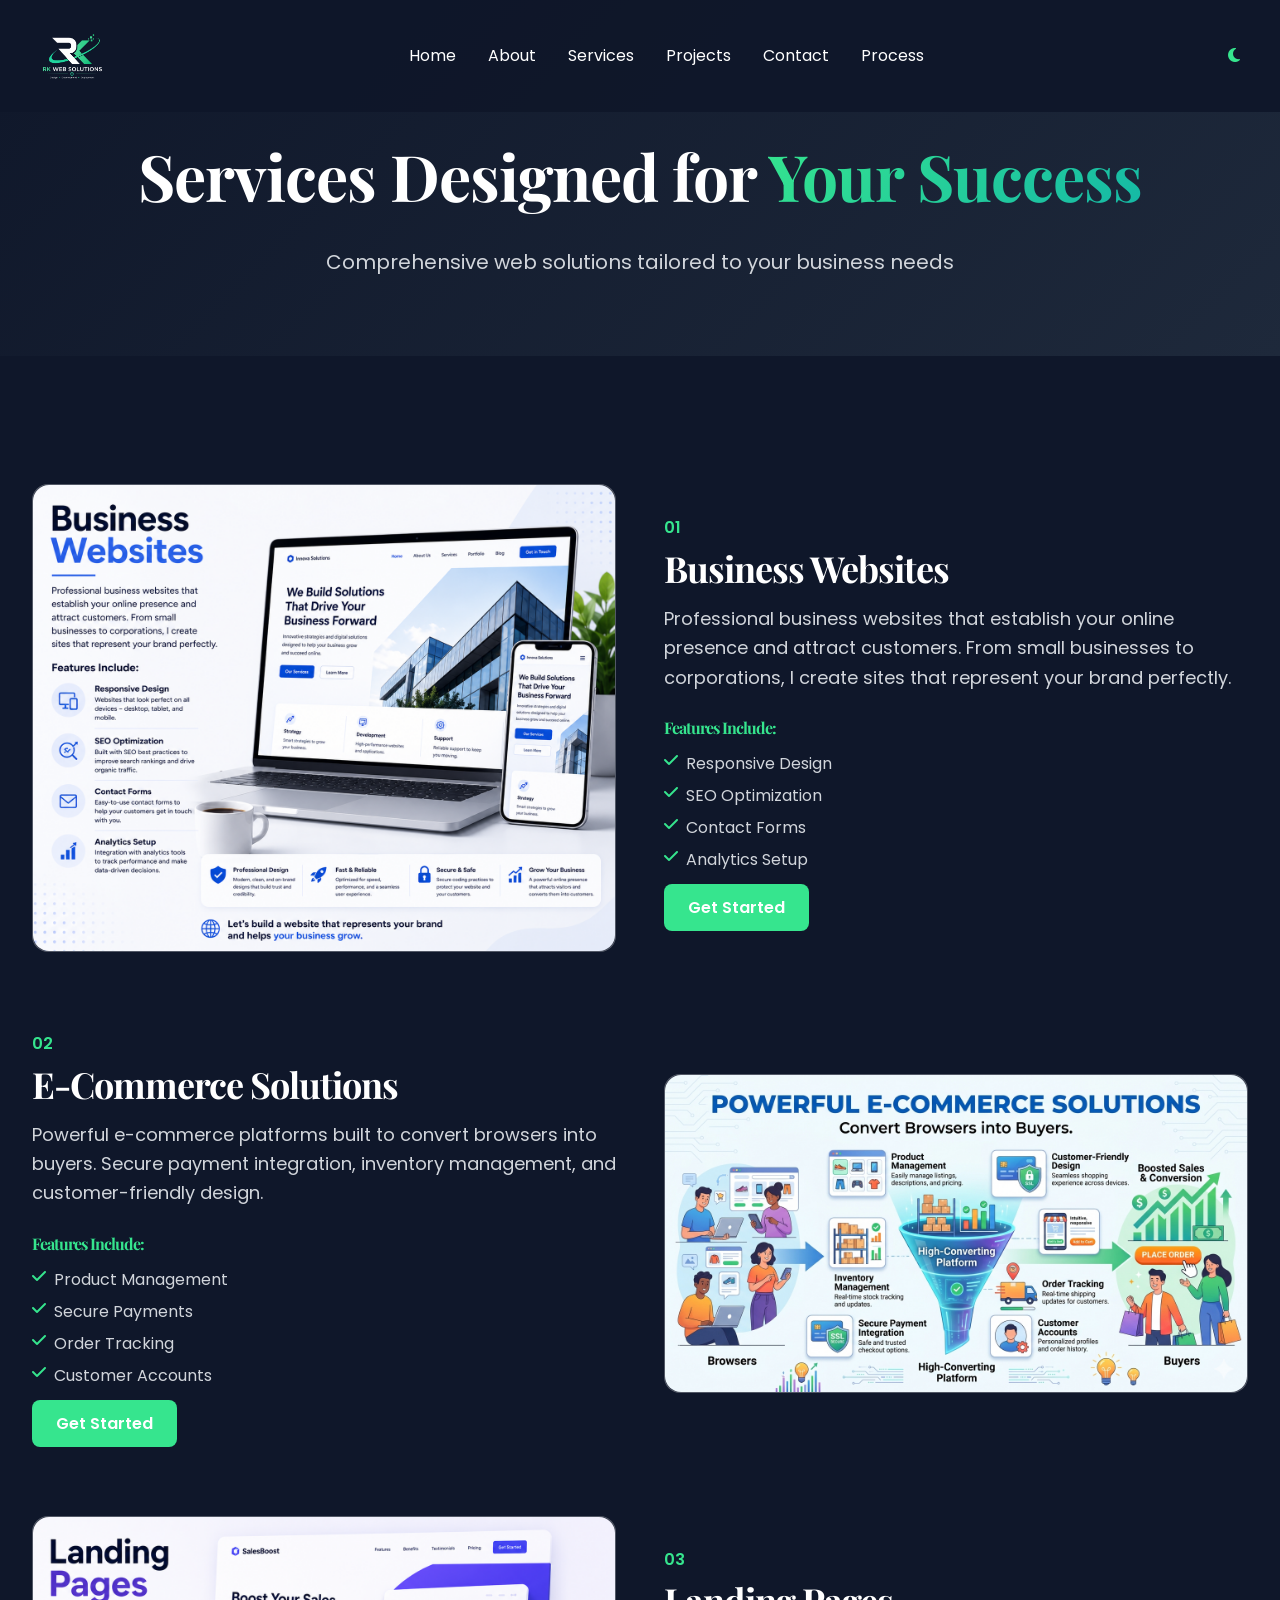
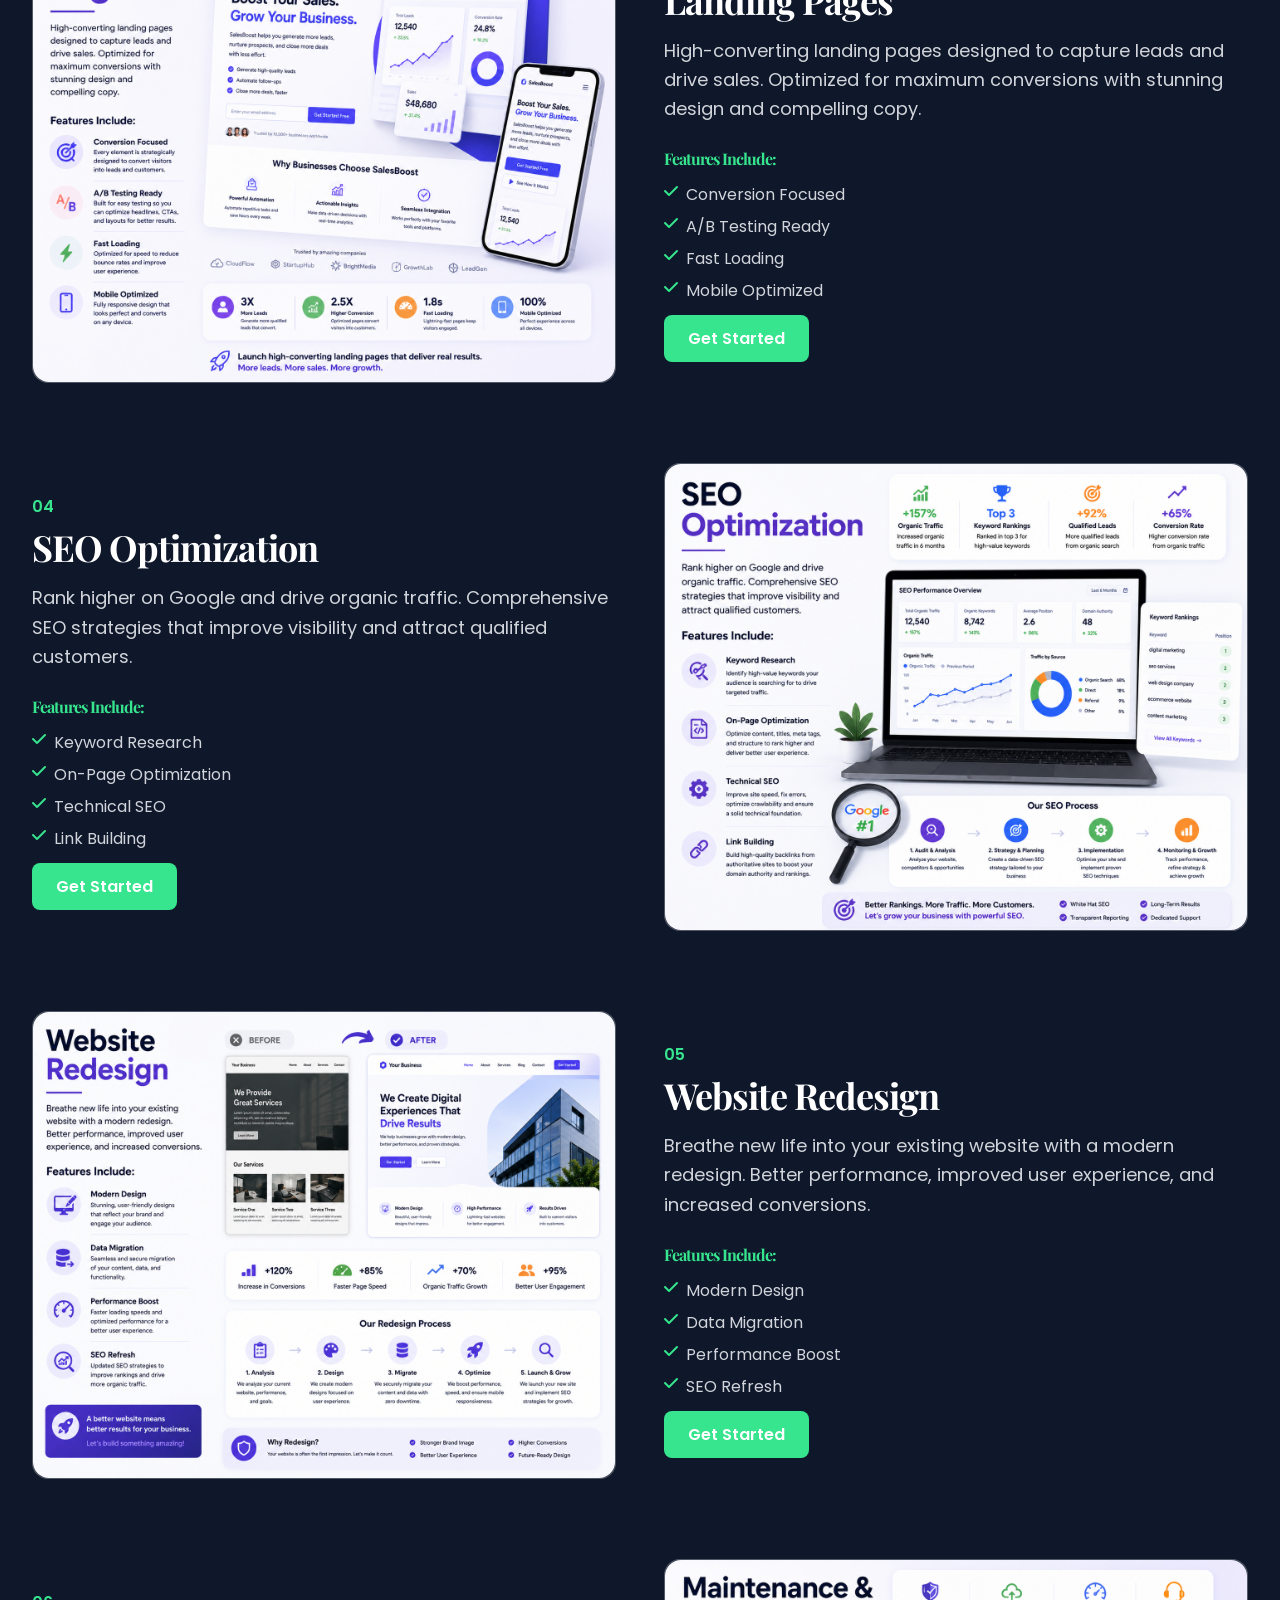
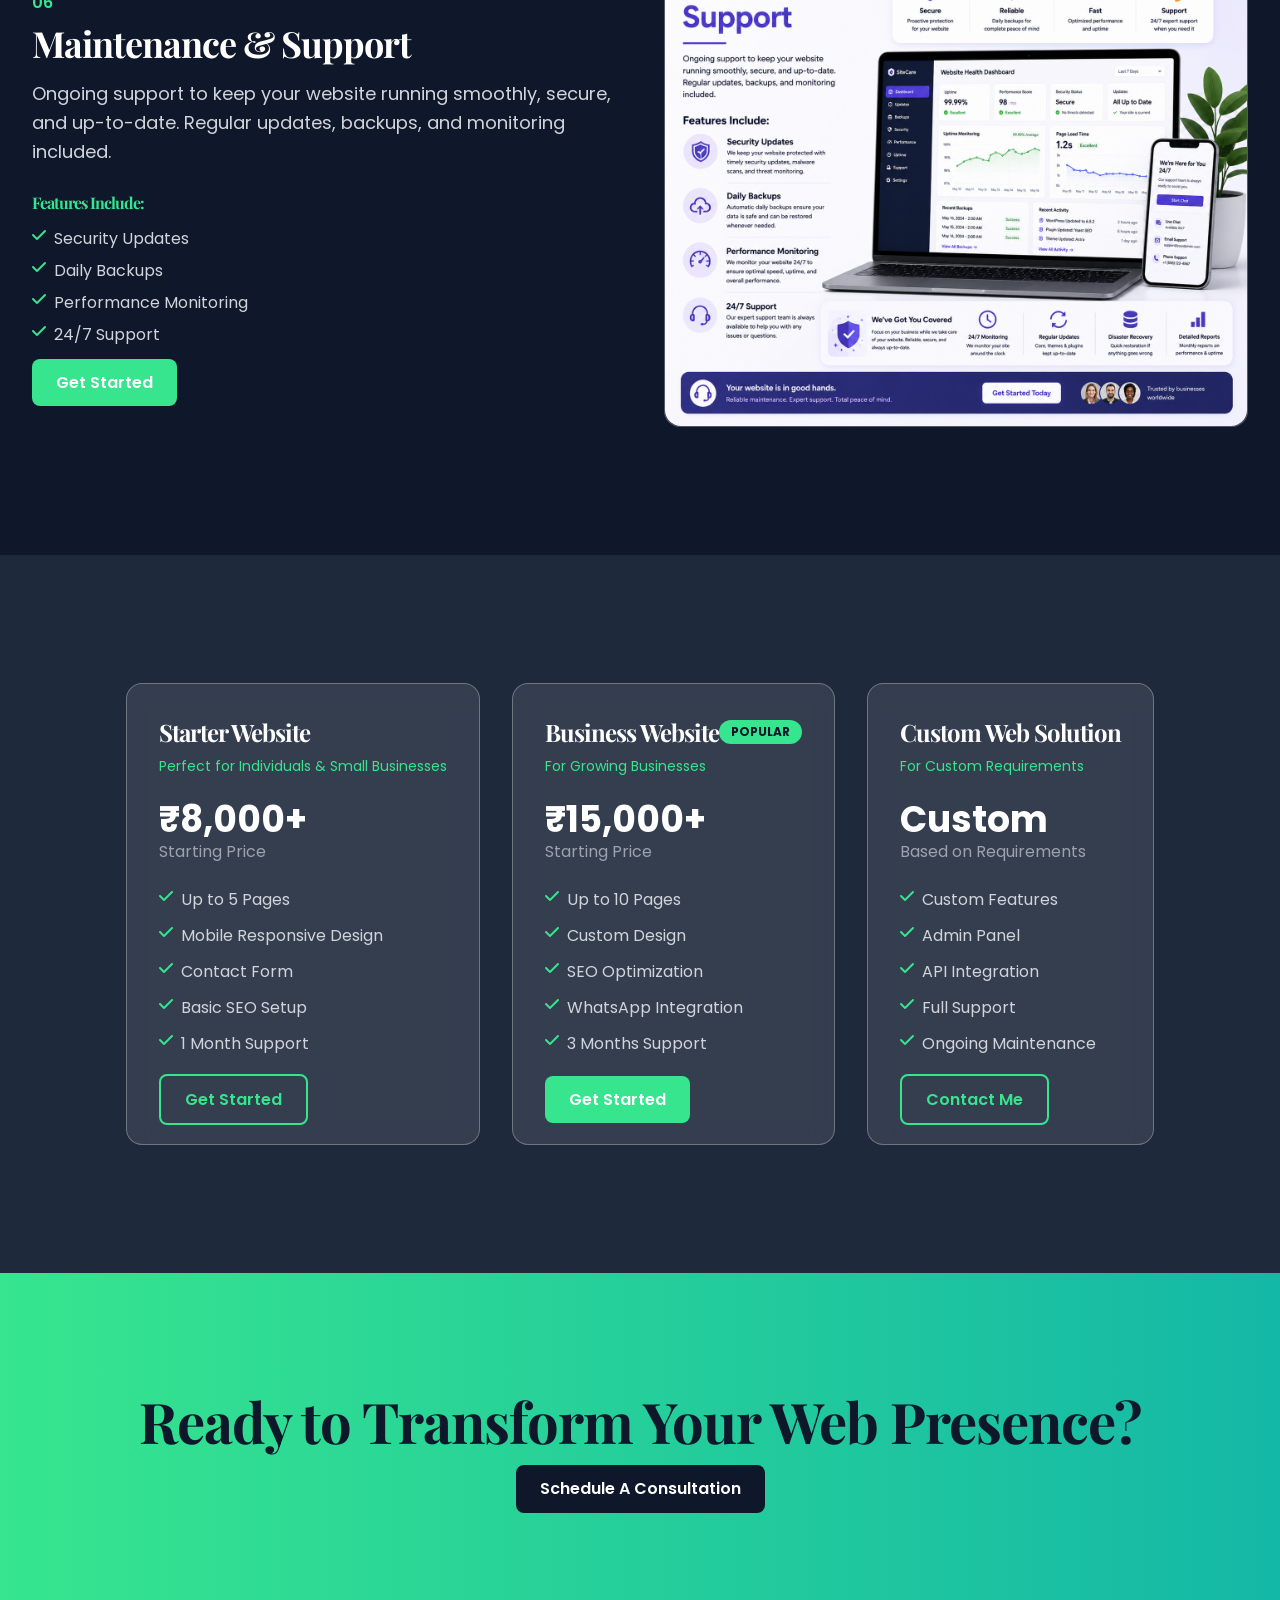
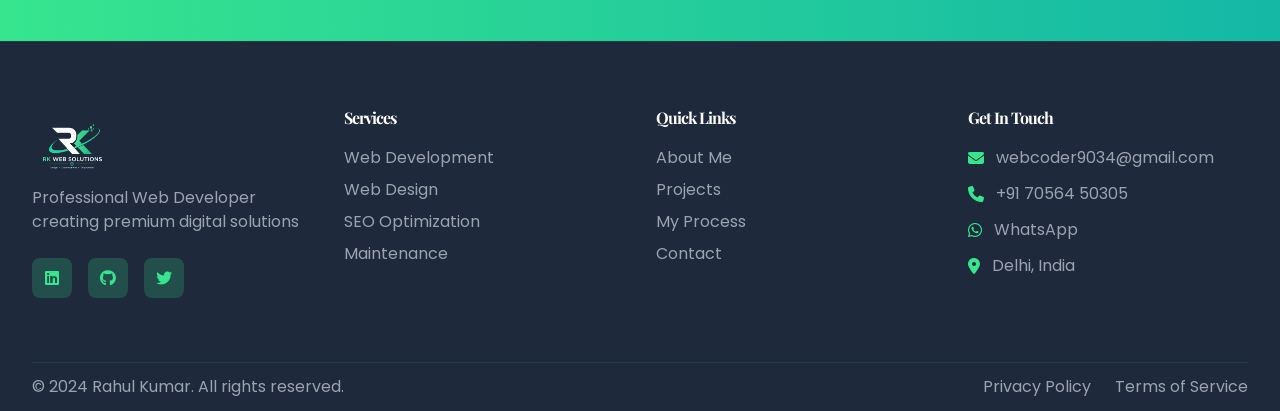
<file: services.html>
<!DOCTYPE html>
<html lang="en">

<head>
    <meta charset="UTF-8">
    <meta name="viewport" content="width=device-width, initial-scale=1.0">
    <meta name="description" content="Web Development Services - Business Websites, Redesign, SEO, Maintenance">
    <title>Services - Rahul Kumar | Web Developer</title>
    <link
        href="https://fonts.googleapis.com/css2?family=Poppins:wght@300;400;500;600;700;800;900&family=Playfair+Display:wght@700;900&display=swap"
        rel="stylesheet">
    <link rel="stylesheet" href="css/style.css">
    <link rel="stylesheet" href="https://cdnjs.cloudflare.com/ajax/libs/font-awesome/6.4.0/css/all.min.css">
</head>

<body class="dark-mode bg-dark text-white">
    <!-- Navbar -->
    <nav class="navbar-scroll fixed w-full bg-dark bg-opacity-90">
        <div class="container-custom py-4 flex items-center justify-between">
            <a href="index.html" class="text-2xl font-bold text-gradient"><img class="w-20 h-auto" src="images/logo.png" alt=""></a>
            <div class="hidden md:flex space-x-8">
                <a href="index.html" class="hover:text-primary transition-colors">Home</a>
                <a href="about.html" class="hover:text-primary transition-colors">About</a>
                <a href="services.html" class="hover:text-primary transition-colors">Services</a>
                <a href="projects.html" class="hover:text-primary transition-colors">Projects</a>
                <a href="contact.html" class="hover:text-primary transition-colors">Contact</a>
                <a href="process.html" class="hover:text-primary transition-colors">Process</a>
            </div>
            <button type="button" id="theme-toggle" class="p-2 rounded-lg hover:bg-gray-800" aria-label="Toggle theme">
                <i class="fas fa-moon text-primary"></i>
            </button>
            <button type="button" id="mobile-menu-toggle" class="md:hidden p-2" aria-label="Toggle mobile menu">
                <i class="fas fa-bars text-primary text-xl"></i>
            </button>
        </div>
        <div id="mobile-menu" class="hidden md:hidden bg-dark-gray border-t border-primary border-opacity-20">
            <div class="container-custom py-4 flex flex-col space-y-4">
                <a href="index.html" class="hover:text-primary transition-colors">Home</a>
                <a href="about.html" class="hover:text-primary transition-colors">About</a>
                <a href="services.html" class="hover:text-primary transition-colors">Services</a>
                <a href="projects.html" class="hover:text-primary transition-colors">Projects</a>
                <a href="contact.html" class="hover:text-primary transition-colors">Contact</a>
                <a href="process.html" class="hover:text-primary transition-colors">Process</a>
            </div>
        </div>
    </nav>

    <!-- Hero -->
    <section class="hero-gradient pt-32 pb-20">
        <div class="container-custom text-center">
            <h1 class="text-5xl md:text-6xl font-bold mb-6">
                Services Designed for <span class="text-gradient">Your Success</span>
            </h1>
            <p class="text-xl text-gray-300 max-w-2xl mx-auto">
                Comprehensive web solutions tailored to your business needs
            </p>
        </div>
    </section>

    <!-- Services -->
    <section class="section-pad bg-dark">
        <div class="container-custom">
            <!-- Service 1 -->
            <div class="mb-20 grid md:grid-cols-2 gap-12 items-center" data-animate>
                <div>
                    <div class="glass-morphism  rounded-3xl">
                       <img src="images/image-s-1.png" class="rounded-2xl w-full"  alt="">
                    </div>
                </div>
                <div>
                    <span class="text-primary font-semibold">01</span>
                    <h2 class="text-4xl font-bold mt-2 mb-4">Business Websites</h2>
                    <p class="text-gray-300 text-lg mb-6 leading-relaxed">
                        Professional business websites that establish your online presence and attract customers. From
                        small businesses to corporations, I create sites that represent your brand perfectly.
                    </p>
                    <h4 class="font-bold mb-3 text-primary">Features Include:</h4>
                    <ul class="space-y-2 text-gray-300 mb-6">
                        <li class="flex gap-2"><i class="fas fa-check text-primary"></i> Responsive Design</li>
                        <li class="flex gap-2"><i class="fas fa-check text-primary"></i> SEO Optimization</li>
                        <li class="flex gap-2"><i class="fas fa-check text-primary"></i> Contact Forms</li>
                        <li class="flex gap-2"><i class="fas fa-check text-primary"></i> Analytics Setup</li>
                    </ul>
                    <a href="contact.html" class="btn-primary">Get Started</a>
                </div>
            </div>

            <!-- Service 2 -->
            <div class="mb-20 grid md:grid-cols-2 gap-12 items-center" data-animate>
                <div class="order-2 md:order-1">
                    <span class="text-primary font-semibold">02</span>
                    <h2 class="text-4xl font-bold mt-2 mb-4">E-Commerce Solutions</h2>
                    <p class="text-gray-300 text-lg mb-6 leading-relaxed">
                        Powerful e-commerce platforms built to convert browsers into buyers. Secure payment integration,
                        inventory management, and customer-friendly design.
                    </p>
                    <h4 class="font-bold mb-3 text-primary">Features Include:</h4>
                    <ul class="space-y-2 text-gray-300 mb-6">
                        <li class="flex gap-2"><i class="fas fa-check text-primary"></i> Product Management</li>
                        <li class="flex gap-2"><i class="fas fa-check text-primary"></i> Secure Payments</li>
                        <li class="flex gap-2"><i class="fas fa-check text-primary"></i> Order Tracking</li>
                        <li class="flex gap-2"><i class="fas fa-check text-primary"></i> Customer Accounts</li>
                    </ul>
                    <a href="contact.html" class="btn-primary">Get Started</a>
                </div>
                <div class="order-1 md:order-2">
                    <div class="glass-morphism  rounded-3xl">
                       <img src="images/image-s-2.png" class="rounded-2xl w-full"  alt="">
                    </div>
                </div>
            </div>

            <!-- Service 3 -->
            <div class="mb-20 grid md:grid-cols-2 gap-12 items-center" data-animate>
                <div>
                    <div class="glass-morphism  rounded-3xl">
                        <img src="images/image-s-3.png" class="rounded-2xl w-full"  alt="">
                    </div>
                </div>
                <div>
                    <span class="text-primary font-semibold">03</span>
                    <h2 class="text-4xl font-bold mt-2 mb-4">Landing Pages</h2>
                    <p class="text-gray-300 text-lg mb-6 leading-relaxed">
                        High-converting landing pages designed to capture leads and drive sales. Optimized for maximum
                        conversions with stunning design and compelling copy.
                    </p>
                    <h4 class="font-bold mb-3 text-primary">Features Include:</h4>
                    <ul class="space-y-2 text-gray-300 mb-6">
                        <li class="flex gap-2"><i class="fas fa-check text-primary"></i> Conversion Focused</li>
                        <li class="flex gap-2"><i class="fas fa-check text-primary"></i> A/B Testing Ready</li>
                        <li class="flex gap-2"><i class="fas fa-check text-primary"></i> Fast Loading</li>
                        <li class="flex gap-2"><i class="fas fa-check text-primary"></i> Mobile Optimized</li>
                    </ul>
                    <a href="contact.html" class="btn-primary">Get Started</a>
                </div>
            </div>
            
            <!-- Service 4 -->
            <div class="mb-20 grid md:grid-cols-2 gap-12 items-center" data-animate>
                <div class="order-2 md:order-1">
                    <span class="text-primary font-semibold">04</span>
                    <h2 class="text-4xl font-bold mt-2 mb-4">SEO Optimization</h2>
                    <p class="text-gray-300 text-lg mb-6 leading-relaxed">
                        Rank higher on Google and drive organic traffic. Comprehensive SEO strategies that improve
                        visibility and attract qualified customers.
                    </p>
                    <h4 class="font-bold mb-3 text-primary">Features Include:</h4>
                    <ul class="space-y-2 text-gray-300 mb-6">
                        <li class="flex gap-2"><i class="fas fa-check text-primary"></i> Keyword Research</li>
                        <li class="flex gap-2"><i class="fas fa-check text-primary"></i> On-Page Optimization</li>
                        <li class="flex gap-2"><i class="fas fa-check text-primary"></i> Technical SEO</li>
                        <li class="flex gap-2"><i class="fas fa-check text-primary"></i> Link Building</li>
                    </ul>
                    <a href="contact.html" class="btn-primary">Get Started</a>
                </div>
                <div class="order-1 md:order-2">
                   <div class="glass-morphism  rounded-3xl">
                        <img src="images/image-s-4.png" class="rounded-2xl w-full"  alt="">
                    </div>
                </div>
            </div>
            
            <!-- Service 5 -->
            <div class="mb-20 grid md:grid-cols-2 gap-12 items-center" data-animate>
                <div class="">
                    <div class="glass-morphism  rounded-3xl">
                        <img src="images/image-s-5.png" class="rounded-2xl w-full"  alt="">
                    </div>
                </div>
                <div class="order-2 md:order-1">
                    <span class="text-primary font-semibold">05</span>
                    <h2 class="text-4xl font-bold mt-2 mb-4">Website Redesign</h2>
                    <p class="text-gray-300 text-lg mb-6 leading-relaxed">
                        Breathe new life into your existing website with a modern redesign. Better performance, improved
                        user experience, and increased conversions.
                    </p>
                    <h4 class="font-bold mb-3 text-primary">Features Include:</h4>
                    <ul class="space-y-2 text-gray-300 mb-6">
                        <li class="flex gap-2"><i class="fas fa-check text-primary"></i> Modern Design</li>
                        <li class="flex gap-2"><i class="fas fa-check text-primary"></i> Data Migration</li>
                        <li class="flex gap-2"><i class="fas fa-check text-primary"></i> Performance Boost</li>
                        <li class="flex gap-2"><i class="fas fa-check text-primary"></i> SEO Refresh</li>
                    </ul>
                    <a href="contact.html" class="btn-primary">Get Started</a>
                </div>
            </div>

            <!-- Service 6 -->
            <div class="grid md:grid-cols-2 gap-12 items-center" data-animate>
                <div class="order-2 md:order-1">
                    <span class="text-primary font-semibold">06</span>
                    <h2 class="text-4xl font-bold mt-2 mb-4">Maintenance & Support</h2>
                    <p class="text-gray-300 text-lg mb-6 leading-relaxed">
                        Ongoing support to keep your website running smoothly, secure, and up-to-date. Regular updates,
                        backups, and monitoring included.
                    </p>
                    <h4 class="font-bold mb-3 text-primary">Features Include:</h4>
                    <ul class="space-y-2 text-gray-300 mb-6">
                        <li class="flex gap-2"><i class="fas fa-check text-primary"></i> Security Updates</li>
                        <li class="flex gap-2"><i class="fas fa-check text-primary"></i> Daily Backups</li>
                        <li class="flex gap-2"><i class="fas fa-check text-primary"></i> Performance Monitoring</li>
                        <li class="flex gap-2"><i class="fas fa-check text-primary"></i> 24/7 Support</li>
                    </ul>
                    <a href="contact.html" class="btn-primary">Get Started</a>
                </div>
                <div class="order-1 md:order-2">
                    <div class="glass-morphism  rounded-3xl">
                        <img src="images/image-s-6.png" class="rounded-2xl w-full"  alt="">
                    </div>
                </div>
            </div>
        </div>
    </section>

    <!-- Pricing -->
    <section class="section-pad bg-dark-gray ">
        <!-- Starter Package -->
        <div class="flex flex-wrap justify-center gap-8">

            <div class="card-glass p-8 rounded-2xl" data-animate>
                <h3 class="text-2xl font-bold mb-2">Starter Website</h3>
            <p class="text-primary text-sm mb-6">Perfect for Individuals & Small Businesses</p>

            <div class="mb-6">
                <span class="text-4xl font-bold">₹8,000+</span>
                <p class="text-gray-400">Starting Price</p>
            </div>

            <ul class="space-y-3 mb-8 text-gray-300">
                <li class="flex gap-2"><i class="fas fa-check text-primary"></i> Up to 5 Pages</li>
                <li class="flex gap-2"><i class="fas fa-check text-primary"></i> Mobile Responsive Design</li>
                <li class="flex gap-2"><i class="fas fa-check text-primary"></i> Contact Form</li>
                <li class="flex gap-2"><i class="fas fa-check text-primary"></i> Basic SEO Setup</li>
                <li class="flex gap-2"><i class="fas fa-check text-primary"></i> 1 Month Support</li>
            </ul>

            <a href="contact.html" class="btn-secondary w-full text-center">Get Started</a>

        </div>

        <!-- Business Package -->

        <div class="card-glass p-8 rounded-2xl border-2 border-primary" data-animate>
            <div class="flex items-center justify-between mb-2">
                <h3 class="text-2xl font-bold">Business Website</h3>
                <span class="text-xs bg-primary text-dark px-3 py-1 rounded-full font-bold">
                    POPULAR
                </span>
            </div>

            
            <p class="text-primary text-sm mb-6">For Growing Businesses</p>
            
            <div class="mb-6">
                <span class="text-4xl font-bold">₹15,000+</span>
                <p class="text-gray-400">Starting Price</p>
            </div>

            <ul class="space-y-3 mb-8 text-gray-300">
                <li class="flex gap-2"><i class="fas fa-check text-primary"></i> Up to 10 Pages</li>
                <li class="flex gap-2"><i class="fas fa-check text-primary"></i> Custom Design</li>
                <li class="flex gap-2"><i class="fas fa-check text-primary"></i> SEO Optimization</li>
                <li class="flex gap-2"><i class="fas fa-check text-primary"></i> WhatsApp Integration</li>
                <li class="flex gap-2"><i class="fas fa-check text-primary"></i> 3 Months Support</li>
            </ul>
            
            <a href="contact.html" class="btn-primary w-full text-center">Get Started</a>
            
            
        </div>
        
        <!-- Custom Package -->

        <div class="card-glass p-8 rounded-2xl" data-animate>
            <h3 class="text-2xl font-bold mb-2">Custom Web Solution</h3>
            <p class="text-primary text-sm mb-6">For Custom Requirements</p>

            <div class="mb-6">
                <span class="text-4xl font-bold">Custom</span>
                <p class="text-gray-400">Based on Requirements</p>
            </div>
            
            <ul class="space-y-3 mb-8 text-gray-300">
                <li class="flex gap-2"><i class="fas fa-check text-primary"></i> Custom Features</li>
                <li class="flex gap-2"><i class="fas fa-check text-primary"></i> Admin Panel</li>
                <li class="flex gap-2"><i class="fas fa-check text-primary"></i> API Integration</li>
                <li class="flex gap-2"><i class="fas fa-check text-primary"></i> Full Support</li>
                <li class="flex gap-2"><i class="fas fa-check text-primary"></i> Ongoing Maintenance</li>
            </ul>
            
            <a href="contact.html" class="btn-secondary w-full text-center">Contact Me</a>
            
        </div>
    </div>

    </section>

    <!-- CTA -->
    <section class="section-pad bg-gradient-to-r from-primary to-accent">
        <div class="container-custom text-center">
            <h2 class="text-4xl md:text-5xl font-bold text-dark mb-6">
                Ready to Transform Your Web Presence?
            </h2>
            <a href="contact.html" class="btn-dark inline-block">Schedule A Consultation</a>
        </div>
    </section>

    <!-- Footer -->
    <footer class=" h-auto bg-dark-gray border-t border-primary border-opacity-10 ">
        <div class="container-custom">
            <div class="grid md:grid-cols-4 gap-8 py-16">
                <!-- Brand -->
                <div>
                    <div class="">
                        <img class="w-20 h-auto" src="images/logo.png" alt="">
                    </div>
                    <p class="text-gray-400">Professional Web Developer creating premium digital solutions</p>
                    <div class="flex gap-4 mt-6">
                        <a href="#" class="w-10 h-10 bg-primary bg-opacity-20 rounded-lg flex items-center justify-center hover:bg-opacity-30 transition-all">
                            <i class="fab fa-linkedin text-primary"></i>
                        </a>
                        <a href="#" class="w-10 h-10 bg-primary bg-opacity-20 rounded-lg flex items-center justify-center hover:bg-opacity-30 transition-all">
                            <i class="fab fa-github text-primary"></i>
                        </a>
                        <a href="#" class="w-10 h-10 bg-primary bg-opacity-20 rounded-lg flex items-center justify-center hover:bg-opacity-30 transition-all">
                            <i class="fab fa-twitter text-primary"></i>
                        </a>
                    </div>
                </div>

                <!-- Services -->
                <div>
                    <h4 class="font-bold mb-4">Services</h4>
                    <ul class="space-y-2 text-gray-400">
                        <li><a href="services.html" class="hover:text-primary transition-colors">Web Development</a></li>
                        <li><a href="services.html" class="hover:text-primary transition-colors">Web Design</a></li>
                        <li><a href="services.html" class="hover:text-primary transition-colors">SEO Optimization</a></li>
                        <li><a href="services.html" class="hover:text-primary transition-colors">Maintenance</a></li>
                    </ul>
                </div>

                <!-- Quick Links -->
                <div>
                    <h4 class="font-bold mb-4">Quick Links</h4>
                    <ul class="space-y-2 text-gray-400">
                        <li><a href="about.html" class="hover:text-primary transition-colors">About Me</a></li>
                        <li><a href="projects.html" class="hover:text-primary transition-colors">Projects</a></li>
                        <li><a href="process.html" class="hover:text-primary transition-colors">My Process</a></li>
                        <li><a href="contact.html" class="hover:text-primary transition-colors">Contact</a></li>
                    </ul>
                </div>

                <!-- Contact -->
                <div>
                    <h4 class="font-bold mb-4">Get In Touch</h4>
                    <ul class="space-y-3 text-gray-400">
                        <li class="flex gap-3">
                            <i class="fas fa-envelope text-primary flex-shrink-0 pt-1"></i>
                            <a href="mailto:webcoder9034@gmail.com"
                                class="hover:text-primary transition-colors">webcoder9034@gmail.com</a>
                        </li>
                        <li class="flex gap-3">
                            <i class="fas fa-phone text-primary flex-shrink-0 pt-1"></i>
                            <a href="tel:+919876543210" class="hover:text-primary transition-colors">+91 70564 50305</a>
                        </li>
                         <li class="flex gap-3">
                            <i class="fab fa-whatsapp text-primary flex-shrink-0 pt-1"></i>
                            <a href="https://wa.me/917056450305" class="hover:text-primary transition-colors">WhatsApp</a>
                        </li>
                        <li class="flex gap-3">
                            <i class="fas fa-map-marker-alt text-primary flex-shrink-0 pt-1"></i>
                            <span>Delhi, India</span>
                        </li>
                    </ul>
                </div>
            </div>

            <!-- Bottom Footer -->
            <div class="border-t border-primary border-opacity-10 py-3 flex flex-col md:flex-row justify-between items-center gap-4 text-gray-400">
                <p>&copy; 2024 Rahul Kumar. All rights reserved.</p>
                <div class="flex gap-6">
                    <a href="#" class="hover:text-primary transition-colors">Privacy Policy</a>
                    <a href="#" class="hover:text-primary transition-colors">Terms of Service</a>
                </div>
            </div>
        </div>
    </footer>

    <script src="https://cdn.jsdelivr.net/npm/gsap@3.12.2/dist/gsap.min.js"></script>
    <script src="https://unpkg.com/aos@next/dist/aos.js"></script>
    <script src="js/utils.js"></script>
    <script src="js/animations.js"></script>
    <script src="js/main.js"></script>
</body>

</html>
</file>
<file: css/style.css>
*, ::before, ::after {
  --tw-border-spacing-x: 0;
  --tw-border-spacing-y: 0;
  --tw-translate-x: 0;
  --tw-translate-y: 0;
  --tw-rotate: 0;
  --tw-skew-x: 0;
  --tw-skew-y: 0;
  --tw-scale-x: 1;
  --tw-scale-y: 1;
  --tw-pan-x:  ;
  --tw-pan-y:  ;
  --tw-pinch-zoom:  ;
  --tw-scroll-snap-strictness: proximity;
  --tw-gradient-from-position:  ;
  --tw-gradient-via-position:  ;
  --tw-gradient-to-position:  ;
  --tw-ordinal:  ;
  --tw-slashed-zero:  ;
  --tw-numeric-figure:  ;
  --tw-numeric-spacing:  ;
  --tw-numeric-fraction:  ;
  --tw-ring-inset:  ;
  --tw-ring-offset-width: 0px;
  --tw-ring-offset-color: #fff;
  --tw-ring-color: rgb(59 130 246 / 0.5);
  --tw-ring-offset-shadow: 0 0 #0000;
  --tw-ring-shadow: 0 0 #0000;
  --tw-shadow: 0 0 #0000;
  --tw-shadow-colored: 0 0 #0000;
  --tw-blur:  ;
  --tw-brightness:  ;
  --tw-contrast:  ;
  --tw-grayscale:  ;
  --tw-hue-rotate:  ;
  --tw-invert:  ;
  --tw-saturate:  ;
  --tw-sepia:  ;
  --tw-drop-shadow:  ;
  --tw-backdrop-blur:  ;
  --tw-backdrop-brightness:  ;
  --tw-backdrop-contrast:  ;
  --tw-backdrop-grayscale:  ;
  --tw-backdrop-hue-rotate:  ;
  --tw-backdrop-invert:  ;
  --tw-backdrop-opacity:  ;
  --tw-backdrop-saturate:  ;
  --tw-backdrop-sepia:  ;
  --tw-contain-size:  ;
  --tw-contain-layout:  ;
  --tw-contain-paint:  ;
  --tw-contain-style:  ;
}

::backdrop {
  --tw-border-spacing-x: 0;
  --tw-border-spacing-y: 0;
  --tw-translate-x: 0;
  --tw-translate-y: 0;
  --tw-rotate: 0;
  --tw-skew-x: 0;
  --tw-skew-y: 0;
  --tw-scale-x: 1;
  --tw-scale-y: 1;
  --tw-pan-x:  ;
  --tw-pan-y:  ;
  --tw-pinch-zoom:  ;
  --tw-scroll-snap-strictness: proximity;
  --tw-gradient-from-position:  ;
  --tw-gradient-via-position:  ;
  --tw-gradient-to-position:  ;
  --tw-ordinal:  ;
  --tw-slashed-zero:  ;
  --tw-numeric-figure:  ;
  --tw-numeric-spacing:  ;
  --tw-numeric-fraction:  ;
  --tw-ring-inset:  ;
  --tw-ring-offset-width: 0px;
  --tw-ring-offset-color: #fff;
  --tw-ring-color: rgb(59 130 246 / 0.5);
  --tw-ring-offset-shadow: 0 0 #0000;
  --tw-ring-shadow: 0 0 #0000;
  --tw-shadow: 0 0 #0000;
  --tw-shadow-colored: 0 0 #0000;
  --tw-blur:  ;
  --tw-brightness:  ;
  --tw-contrast:  ;
  --tw-grayscale:  ;
  --tw-hue-rotate:  ;
  --tw-invert:  ;
  --tw-saturate:  ;
  --tw-sepia:  ;
  --tw-drop-shadow:  ;
  --tw-backdrop-blur:  ;
  --tw-backdrop-brightness:  ;
  --tw-backdrop-contrast:  ;
  --tw-backdrop-grayscale:  ;
  --tw-backdrop-hue-rotate:  ;
  --tw-backdrop-invert:  ;
  --tw-backdrop-opacity:  ;
  --tw-backdrop-saturate:  ;
  --tw-backdrop-sepia:  ;
  --tw-contain-size:  ;
  --tw-contain-layout:  ;
  --tw-contain-paint:  ;
  --tw-contain-style:  ;
}

/*
! tailwindcss v3.4.19 | MIT License | https://tailwindcss.com
*/

/*
1. Prevent padding and border from affecting element width. (https://github.com/mozdevs/cssremedy/issues/4)
2. Allow adding a border to an element by just adding a border-width. (https://github.com/tailwindcss/tailwindcss/pull/116)
*/

*,
::before,
::after {
  box-sizing: border-box;
  /* 1 */
  border-width: 0;
  /* 2 */
  border-style: solid;
  /* 2 */
  border-color: #e5e7eb;
  /* 2 */
}

::before,
::after {
  --tw-content: '';
}

/*
1. Use a consistent sensible line-height in all browsers.
2. Prevent adjustments of font size after orientation changes in iOS.
3. Use a more readable tab size.
4. Use the user's configured `sans` font-family by default.
5. Use the user's configured `sans` font-feature-settings by default.
6. Use the user's configured `sans` font-variation-settings by default.
7. Disable tap highlights on iOS
*/

html,
:host {
  line-height: 1.5;
  /* 1 */
  -webkit-text-size-adjust: 100%;
  /* 2 */
  -moz-tab-size: 4;
  /* 3 */
  -o-tab-size: 4;
     tab-size: 4;
  /* 3 */
  font-family: Segoe UI, Roboto, Oxygen, Ubuntu, Cantarell, sans-serif;
  /* 4 */
  font-feature-settings: normal;
  /* 5 */
  font-variation-settings: normal;
  /* 6 */
  -webkit-tap-highlight-color: transparent;
  /* 7 */
}

/*
1. Remove the margin in all browsers.
2. Inherit line-height from `html` so users can set them as a class directly on the `html` element.
*/

body {
  margin: 0;
  /* 1 */
  line-height: inherit;
  /* 2 */
}

/*
1. Add the correct height in Firefox.
2. Correct the inheritance of border color in Firefox. (https://bugzilla.mozilla.org/show_bug.cgi?id=190655)
3. Ensure horizontal rules are visible by default.
*/

hr {
  height: 0;
  /* 1 */
  color: inherit;
  /* 2 */
  border-top-width: 1px;
  /* 3 */
}

/*
Add the correct text decoration in Chrome, Edge, and Safari.
*/

abbr:where([title]) {
  -webkit-text-decoration: underline dotted;
          text-decoration: underline dotted;
}

/*
Remove the default font size and weight for headings.
*/

h1,
h2,
h3,
h4,
h5,
h6 {
  font-size: inherit;
  font-weight: inherit;
}

/*
Reset links to optimize for opt-in styling instead of opt-out.
*/

a {
  color: inherit;
  text-decoration: inherit;
}

/*
Add the correct font weight in Edge and Safari.
*/

b,
strong {
  font-weight: bolder;
}

/*
1. Use the user's configured `mono` font-family by default.
2. Use the user's configured `mono` font-feature-settings by default.
3. Use the user's configured `mono` font-variation-settings by default.
4. Correct the odd `em` font sizing in all browsers.
*/

code,
kbd,
samp,
pre {
  font-family: ui-monospace, SFMono-Regular, Menlo, Monaco, Consolas, "Liberation Mono", "Courier New", monospace;
  /* 1 */
  font-feature-settings: normal;
  /* 2 */
  font-variation-settings: normal;
  /* 3 */
  font-size: 1em;
  /* 4 */
}

/*
Add the correct font size in all browsers.
*/

small {
  font-size: 80%;
}

/*
Prevent `sub` and `sup` elements from affecting the line height in all browsers.
*/

sub,
sup {
  font-size: 75%;
  line-height: 0;
  position: relative;
  vertical-align: baseline;
}

sub {
  bottom: -0.25em;
}

sup {
  top: -0.5em;
}

/*
1. Remove text indentation from table contents in Chrome and Safari. (https://bugs.chromium.org/p/chromium/issues/detail?id=999088, https://bugs.webkit.org/show_bug.cgi?id=201297)
2. Correct table border color inheritance in all Chrome and Safari. (https://bugs.chromium.org/p/chromium/issues/detail?id=935729, https://bugs.webkit.org/show_bug.cgi?id=195016)
3. Remove gaps between table borders by default.
*/

table {
  text-indent: 0;
  /* 1 */
  border-color: inherit;
  /* 2 */
  border-collapse: collapse;
  /* 3 */
}

/*
1. Change the font styles in all browsers.
2. Remove the margin in Firefox and Safari.
3. Remove default padding in all browsers.
*/

button,
input,
optgroup,
select,
textarea {
  font-family: inherit;
  /* 1 */
  font-feature-settings: inherit;
  /* 1 */
  font-variation-settings: inherit;
  /* 1 */
  font-size: 100%;
  /* 1 */
  font-weight: inherit;
  /* 1 */
  line-height: inherit;
  /* 1 */
  letter-spacing: inherit;
  /* 1 */
  color: inherit;
  /* 1 */
  margin: 0;
  /* 2 */
  padding: 0;
  /* 3 */
}

/*
Remove the inheritance of text transform in Edge and Firefox.
*/

button,
select {
  text-transform: none;
}

/*
1. Correct the inability to style clickable types in iOS and Safari.
2. Remove default button styles.
*/

button,
input:where([type='button']),
input:where([type='reset']),
input:where([type='submit']) {
  -webkit-appearance: button;
  /* 1 */
  background-color: transparent;
  /* 2 */
  background-image: none;
  /* 2 */
}

/*
Use the modern Firefox focus style for all focusable elements.
*/

:-moz-focusring {
  outline: auto;
}

/*
Remove the additional `:invalid` styles in Firefox. (https://github.com/mozilla/gecko-dev/blob/2f9eacd9d3d995c937b4251a5557d95d494c9be1/layout/style/res/forms.css#L728-L737)
*/

:-moz-ui-invalid {
  box-shadow: none;
}

/*
Add the correct vertical alignment in Chrome and Firefox.
*/

progress {
  vertical-align: baseline;
}

/*
Correct the cursor style of increment and decrement buttons in Safari.
*/

::-webkit-inner-spin-button,
::-webkit-outer-spin-button {
  height: auto;
}

/*
1. Correct the odd appearance in Chrome and Safari.
2. Correct the outline style in Safari.
*/

[type='search'] {
  -webkit-appearance: textfield;
  /* 1 */
  outline-offset: -2px;
  /* 2 */
}

/*
Remove the inner padding in Chrome and Safari on macOS.
*/

::-webkit-search-decoration {
  -webkit-appearance: none;
}

/*
1. Correct the inability to style clickable types in iOS and Safari.
2. Change font properties to `inherit` in Safari.
*/

::-webkit-file-upload-button {
  -webkit-appearance: button;
  /* 1 */
  font: inherit;
  /* 2 */
}

/*
Add the correct display in Chrome and Safari.
*/

summary {
  display: list-item;
}

/*
Removes the default spacing and border for appropriate elements.
*/

blockquote,
dl,
dd,
h1,
h2,
h3,
h4,
h5,
h6,
hr,
figure,
p,
pre {
  margin: 0;
}

fieldset {
  margin: 0;
  padding: 0;
}

legend {
  padding: 0;
}

ol,
ul,
menu {
  list-style: none;
  margin: 0;
  padding: 0;
}

/*
Reset default styling for dialogs.
*/

dialog {
  padding: 0;
}

/*
Prevent resizing textareas horizontally by default.
*/

textarea {
  resize: vertical;
}

/*
1. Reset the default placeholder opacity in Firefox. (https://github.com/tailwindlabs/tailwindcss/issues/3300)
2. Set the default placeholder color to the user's configured gray 400 color.
*/

input::-moz-placeholder, textarea::-moz-placeholder {
  opacity: 1;
  /* 1 */
  color: #9ca3af;
  /* 2 */
}

input::placeholder,
textarea::placeholder {
  opacity: 1;
  /* 1 */
  color: #9ca3af;
  /* 2 */
}

/*
Set the default cursor for buttons.
*/

button,
[role="button"] {
  cursor: pointer;
}

/*
Make sure disabled buttons don't get the pointer cursor.
*/

:disabled {
  cursor: default;
}

/*
1. Make replaced elements `display: block` by default. (https://github.com/mozdevs/cssremedy/issues/14)
2. Add `vertical-align: middle` to align replaced elements more sensibly by default. (https://github.com/jensimmons/cssremedy/issues/14#issuecomment-634934210)
   This can trigger a poorly considered lint error in some tools but is included by design.
*/

img,
svg,
video,
canvas,
audio,
iframe,
embed,
object {
  display: block;
  /* 1 */
  vertical-align: middle;
  /* 2 */
}

/*
Constrain images and videos to the parent width and preserve their intrinsic aspect ratio. (https://github.com/mozdevs/cssremedy/issues/14)
*/

img,
video {
  max-width: 100%;
  height: auto;
}

/* Make elements with the HTML hidden attribute stay hidden by default */

[hidden]:where(:not([hidden="until-found"])) {
  display: none;
}

.fixed {
  position: fixed;
}

.absolute {
  position: absolute;
}

.relative {
  position: relative;
}

.inset-0 {
  inset: 0px;
}

.left-1\/2 {
  left: 50%;
}

.left-10 {
  left: 2.5rem;
}

.right-10 {
  right: 2.5rem;
}

.right-4 {
  right: 1rem;
}

.top-12 {
  top: 3rem;
}

.top-20 {
  top: 5rem;
}

.top-4 {
  top: 1rem;
}

.top-40 {
  top: 10rem;
}

.z-10 {
  z-index: 10;
}

.z-50 {
  z-index: 50;
}

.order-1 {
  order: 1;
}

.order-2 {
  order: 2;
}

.mx-auto {
  margin-left: auto;
  margin-right: auto;
}

.mb-12 {
  margin-bottom: 3rem;
}

.mb-16 {
  margin-bottom: 4rem;
}

.mb-2 {
  margin-bottom: 0.5rem;
}

.mb-20 {
  margin-bottom: 5rem;
}

.mb-3 {
  margin-bottom: 0.75rem;
}

.mb-4 {
  margin-bottom: 1rem;
}

.mb-6 {
  margin-bottom: 1.5rem;
}

.mb-8 {
  margin-bottom: 2rem;
}

.mt-1 {
  margin-top: 0.25rem;
}

.mt-12 {
  margin-top: 3rem;
}

.mt-2 {
  margin-top: 0.5rem;
}

.mt-4 {
  margin-top: 1rem;
}

.mt-6 {
  margin-top: 1.5rem;
}

.mt-8 {
  margin-top: 2rem;
}

.block {
  display: block;
}

.inline-block {
  display: inline-block;
}

.flex {
  display: flex;
}

.inline-flex {
  display: inline-flex;
}

.grid {
  display: grid;
}

.hidden {
  display: none;
}

.h-10 {
  height: 2.5rem;
}

.h-12 {
  height: 3rem;
}

.h-14 {
  height: 3.5rem;
}

.h-2 {
  height: 0.5rem;
}

.h-20 {
  height: 5rem;
}

.h-32 {
  height: 8rem;
}

.h-48 {
  height: 12rem;
}

.h-64 {
  height: 16rem;
}

.h-72 {
  height: 18rem;
}

.h-80 {
  height: 20rem;
}

.h-96 {
  height: 24rem;
}

.h-full {
  height: 100%;
}

.w-0\.5 {
  width: 0.125rem;
}

.w-10 {
  width: 2.5rem;
}

.w-12 {
  width: 3rem;
}

.w-14 {
  width: 3.5rem;
}

.w-20 {
  width: 5rem;
}

.w-72 {
  width: 18rem;
}

.w-full {
  width: 100%;
}

.max-w-2xl {
  max-width: 42rem;
}

.max-w-3xl {
  max-width: 48rem;
}

.flex-1 {
  flex: 1 1 0%;
}

.flex-shrink-0 {
  flex-shrink: 0;
}

.grow {
  flex-grow: 1;
}

.-translate-x-1\/2 {
  --tw-translate-x: -50%;
  transform: translate(var(--tw-translate-x), var(--tw-translate-y)) rotate(var(--tw-rotate)) skewX(var(--tw-skew-x)) skewY(var(--tw-skew-y)) scaleX(var(--tw-scale-x)) scaleY(var(--tw-scale-y));
}

.translate-y-10 {
  --tw-translate-y: 2.5rem;
  transform: translate(var(--tw-translate-x), var(--tw-translate-y)) rotate(var(--tw-rotate)) skewX(var(--tw-skew-x)) skewY(var(--tw-skew-y)) scaleX(var(--tw-scale-x)) scaleY(var(--tw-scale-y));
}

.transform {
  transform: translate(var(--tw-translate-x), var(--tw-translate-y)) rotate(var(--tw-rotate)) skewX(var(--tw-skew-x)) skewY(var(--tw-skew-y)) scaleX(var(--tw-scale-x)) scaleY(var(--tw-scale-y));
}

.resize-none {
  resize: none;
}

.grid-cols-3 {
  grid-template-columns: repeat(3, minmax(0, 1fr));
}

.flex-col {
  flex-direction: column;
}

.flex-wrap {
  flex-wrap: wrap;
}

.items-end {
  align-items: flex-end;
}

.items-center {
  align-items: center;
}

.justify-center {
  justify-content: center;
}

.justify-between {
  justify-content: space-between;
}

.gap-1 {
  gap: 0.25rem;
}

.gap-12 {
  gap: 3rem;
}

.gap-2 {
  gap: 0.5rem;
}

.gap-3 {
  gap: 0.75rem;
}

.gap-4 {
  gap: 1rem;
}

.gap-6 {
  gap: 1.5rem;
}

.gap-8 {
  gap: 2rem;
}

.space-x-8 > :not([hidden]) ~ :not([hidden]) {
  --tw-space-x-reverse: 0;
  margin-right: calc(2rem * var(--tw-space-x-reverse));
  margin-left: calc(2rem * calc(1 - var(--tw-space-x-reverse)));
}

.space-y-2 > :not([hidden]) ~ :not([hidden]) {
  --tw-space-y-reverse: 0;
  margin-top: calc(0.5rem * calc(1 - var(--tw-space-y-reverse)));
  margin-bottom: calc(0.5rem * var(--tw-space-y-reverse));
}

.space-y-3 > :not([hidden]) ~ :not([hidden]) {
  --tw-space-y-reverse: 0;
  margin-top: calc(0.75rem * calc(1 - var(--tw-space-y-reverse)));
  margin-bottom: calc(0.75rem * var(--tw-space-y-reverse));
}

.space-y-4 > :not([hidden]) ~ :not([hidden]) {
  --tw-space-y-reverse: 0;
  margin-top: calc(1rem * calc(1 - var(--tw-space-y-reverse)));
  margin-bottom: calc(1rem * var(--tw-space-y-reverse));
}

.space-y-6 > :not([hidden]) ~ :not([hidden]) {
  --tw-space-y-reverse: 0;
  margin-top: calc(1.5rem * calc(1 - var(--tw-space-y-reverse)));
  margin-bottom: calc(1.5rem * var(--tw-space-y-reverse));
}

.space-y-8 > :not([hidden]) ~ :not([hidden]) {
  --tw-space-y-reverse: 0;
  margin-top: calc(2rem * calc(1 - var(--tw-space-y-reverse)));
  margin-bottom: calc(2rem * var(--tw-space-y-reverse));
}

.overflow-hidden {
  overflow: hidden;
}

.scroll-smooth {
  scroll-behavior: smooth;
}

.rounded-2xl {
  border-radius: 1rem;
}

.rounded-3xl {
  border-radius: 1.5rem;
}

.rounded-full {
  border-radius: 9999px;
}

.rounded-lg {
  border-radius: 0.5rem;
}

.rounded-xl {
  border-radius: 0.75rem;
}

.border {
  border-width: 1px;
}

.border-2 {
  border-width: 2px;
}

.border-b {
  border-bottom-width: 1px;
}

.border-t {
  border-top-width: 1px;
}

.border-primary {
  --tw-border-opacity: 1;
  border-color: rgb(54 229 142 / var(--tw-border-opacity, 1));
}

.border-opacity-10 {
  --tw-border-opacity: 0.1;
}

.border-opacity-20 {
  --tw-border-opacity: 0.2;
}

.border-opacity-30 {
  --tw-border-opacity: 0.3;
}

.bg-accent {
  --tw-bg-opacity: 1;
  background-color: rgb(20 184 166 / var(--tw-bg-opacity, 1));
}

.bg-dark {
  --tw-bg-opacity: 1;
  background-color: rgb(15 23 42 / var(--tw-bg-opacity, 1));
}

.bg-dark-gray {
  --tw-bg-opacity: 1;
  background-color: rgb(30 41 59 / var(--tw-bg-opacity, 1));
}

.bg-gray-700 {
  --tw-bg-opacity: 1;
  background-color: rgb(55 65 81 / var(--tw-bg-opacity, 1));
}

.bg-primary {
  --tw-bg-opacity: 1;
  background-color: rgb(54 229 142 / var(--tw-bg-opacity, 1));
}

.bg-red-500 {
  --tw-bg-opacity: 1;
  background-color: rgb(239 68 68 / var(--tw-bg-opacity, 1));
}

.bg-opacity-0 {
  --tw-bg-opacity: 0;
}

.bg-opacity-20 {
  --tw-bg-opacity: 0.2;
}

.bg-opacity-30 {
  --tw-bg-opacity: 0.3;
}

.bg-opacity-40 {
  --tw-bg-opacity: 0.4;
}

.bg-opacity-90 {
  --tw-bg-opacity: 0.9;
}

.bg-gradient-to-br {
  background-image: linear-gradient(to bottom right, var(--tw-gradient-stops));
}

.bg-gradient-to-r {
  background-image: linear-gradient(to right, var(--tw-gradient-stops));
}

.from-accent {
  --tw-gradient-from: #14B8A6 var(--tw-gradient-from-position);
  --tw-gradient-to: rgb(20 184 166 / 0) var(--tw-gradient-to-position);
  --tw-gradient-stops: var(--tw-gradient-from), var(--tw-gradient-to);
}

.from-primary {
  --tw-gradient-from: #36E58E var(--tw-gradient-from-position);
  --tw-gradient-to: rgb(54 229 142 / 0) var(--tw-gradient-to-position);
  --tw-gradient-stops: var(--tw-gradient-from), var(--tw-gradient-to);
}

.to-accent {
  --tw-gradient-to: #14B8A6 var(--tw-gradient-to-position);
}

.to-primary {
  --tw-gradient-to: #36E58E var(--tw-gradient-to-position);
}

.p-2 {
  padding: 0.5rem;
}

.p-4 {
  padding: 1rem;
}

.p-6 {
  padding: 1.5rem;
}

.p-8 {
  padding: 2rem;
}

.px-3 {
  padding-left: 0.75rem;
  padding-right: 0.75rem;
}

.px-4 {
  padding-left: 1rem;
  padding-right: 1rem;
}

.py-1 {
  padding-top: 0.25rem;
  padding-bottom: 0.25rem;
}

.py-16 {
  padding-top: 4rem;
  padding-bottom: 4rem;
}

.py-2 {
  padding-top: 0.5rem;
  padding-bottom: 0.5rem;
}

.py-3 {
  padding-top: 0.75rem;
  padding-bottom: 0.75rem;
}

.py-4 {
  padding-top: 1rem;
  padding-bottom: 1rem;
}

.pb-12 {
  padding-bottom: 3rem;
}

.pb-20 {
  padding-bottom: 5rem;
}

.pt-1 {
  padding-top: 0.25rem;
}

.pt-12 {
  padding-top: 3rem;
}

.pt-24 {
  padding-top: 6rem;
}

.pt-32 {
  padding-top: 8rem;
}

.pt-8 {
  padding-top: 2rem;
}

.text-left {
  text-align: left;
}

.text-center {
  text-align: center;
}

.text-2xl {
  font-size: 1.5rem;
  line-height: 2rem;
}

.text-3xl {
  font-size: 1.875rem;
  line-height: 2.25rem;
}

.text-4xl {
  font-size: 2.25rem;
  line-height: 2.5rem;
}

.text-5xl {
  font-size: 3.5rem;
}

.text-6xl {
  font-size: 4rem;
}

.text-7xl {
  font-size: 4.5rem;
  line-height: 1;
}

.text-8xl {
  font-size: 6rem;
  line-height: 1;
}

.text-lg {
  font-size: 1.125rem;
  line-height: 1.75rem;
}

.text-sm {
  font-size: 0.875rem;
  line-height: 1.25rem;
}

.text-xl {
  font-size: 1.25rem;
  line-height: 1.75rem;
}

.text-xs {
  font-size: 0.75rem;
  line-height: 1rem;
}

.font-bold {
  font-weight: 700;
}

.font-semibold {
  font-weight: 600;
}

.leading-relaxed {
  line-height: 1.625;
}

.leading-tight {
  line-height: 1.25;
}

.text-accent {
  --tw-text-opacity: 1;
  color: rgb(20 184 166 / var(--tw-text-opacity, 1));
}

.text-dark {
  --tw-text-opacity: 1;
  color: rgb(15 23 42 / var(--tw-text-opacity, 1));
}

.text-dark-gray {
  --tw-text-opacity: 1;
  color: rgb(30 41 59 / var(--tw-text-opacity, 1));
}

.text-gray-300 {
  --tw-text-opacity: 1;
  color: rgb(209 213 219 / var(--tw-text-opacity, 1));
}

.text-gray-400 {
  --tw-text-opacity: 1;
  color: rgb(156 163 175 / var(--tw-text-opacity, 1));
}

.text-primary {
  --tw-text-opacity: 1;
  color: rgb(54 229 142 / var(--tw-text-opacity, 1));
}

.text-white {
  --tw-text-opacity: 1;
  color: rgb(255 255 255 / var(--tw-text-opacity, 1));
}

.placeholder-gray-400::-moz-placeholder {
  --tw-placeholder-opacity: 1;
  color: rgb(156 163 175 / var(--tw-placeholder-opacity, 1));
}

.placeholder-gray-400::placeholder {
  --tw-placeholder-opacity: 1;
  color: rgb(156 163 175 / var(--tw-placeholder-opacity, 1));
}

.opacity-10 {
  opacity: 0.1;
}

.opacity-20 {
  opacity: 0.2;
}

.opacity-50 {
  opacity: 0.5;
}

.mix-blend-multiply {
  mix-blend-mode: multiply;
}

.blur-3xl {
  --tw-blur: blur(64px);
  filter: var(--tw-blur) var(--tw-brightness) var(--tw-contrast) var(--tw-grayscale) var(--tw-hue-rotate) var(--tw-invert) var(--tw-saturate) var(--tw-sepia) var(--tw-drop-shadow);
}

.filter {
  filter: var(--tw-blur) var(--tw-brightness) var(--tw-contrast) var(--tw-grayscale) var(--tw-hue-rotate) var(--tw-invert) var(--tw-saturate) var(--tw-sepia) var(--tw-drop-shadow);
}

.transition-all {
  transition-property: all;
  transition-timing-function: cubic-bezier(0.4, 0, 0.2, 1);
  transition-duration: 150ms;
}

.transition-colors {
  transition-property: color, background-color, border-color, text-decoration-color, fill, stroke;
  transition-timing-function: cubic-bezier(0.4, 0, 0.2, 1);
  transition-duration: 150ms;
}

.transition-transform {
  transition-property: transform;
  transition-timing-function: cubic-bezier(0.4, 0, 0.2, 1);
  transition-duration: 150ms;
}

.duration-300 {
  transition-duration: 300ms;
}

.ease-out {
  transition-timing-function: cubic-bezier(0, 0, 0.2, 1);
}

/* Base Styles */

* {
  margin: 0;
  padding: 0;
  box-sizing: border-box;
}

html {
  scroll-behavior: smooth;
}

body {
  font-family: 'Poppins', sans-serif;
  overflow-x: hidden;
  transition: background-color 0.3s ease, color 0.3s ease;
}

body.dark-mode {
  --tw-bg-opacity: 1;
  background-color: rgb(15 23 42 / var(--tw-bg-opacity, 1));
  --tw-text-opacity: 1;
  color: rgb(255 255 255 / var(--tw-text-opacity, 1));
}

body.light-mode {
  --tw-bg-opacity: 1;
  background-color: rgb(255 255 255 / var(--tw-bg-opacity, 1));
  --tw-text-opacity: 1;
}

/* Typography */

h1, h2, h3, h4, h5, h6 {
  font-family: 'Playfair Display', serif;
  font-weight: 900;
  letter-spacing: -1px;
}

@keyframes marqueeReverse {
    0% {
        transform: translateX(0%);
    }
    100% {
        transform: translateX(-100%);
    }
}

.animate-marquee-reverse {
    animation: marqueeReverse 5s linear infinite;
   
}

/* Custom Components */

.container-custom {
  margin-left: auto;
  margin-right: auto;
  max-width: 80rem;
  padding-left: 1rem;
  padding-right: 1rem;
}

@media (min-width: 640px) {
  .container-custom {
    padding-left: 1.5rem;
    padding-right: 1.5rem;
  }
}

@media (min-width: 1024px) {
  .container-custom {
    padding-left: 2rem;
    padding-right: 2rem;
  }
}

.gradient-text {
  background: linear-gradient(135deg, #36E58E 0%, #14B8A6 100%);
  -webkit-background-clip: text;
  -webkit-text-fill-color: transparent;
  background-clip: text;
}

.glass-morphism {
  background: rgba(255, 255, 255, 0.1);
  -webkit-backdrop-filter: blur(10px);
          backdrop-filter: blur(10px);
  border: 1px solid rgba(255, 255, 255, 0.2);
  border-radius: 1rem;
}

.dark-mode .glass-morphism {
  background: rgba(15, 23, 42, 0.5);
  border: 1px solid rgba(54, 229, 142, 0.1);
}

/* Button Styles */

.btn-primary {
  transform: translate(var(--tw-translate-x), var(--tw-translate-y)) rotate(var(--tw-rotate)) skewX(var(--tw-skew-x)) skewY(var(--tw-skew-y)) scaleX(var(--tw-scale-x)) scaleY(var(--tw-scale-y));
  border-radius: 0.5rem;
  --tw-bg-opacity: 1;
  background-color: rgb(54 229 142 / var(--tw-bg-opacity, 1));
  padding-left: 1.5rem;
  padding-right: 1.5rem;
  padding-top: 0.75rem;
  padding-bottom: 0.75rem;
  font-weight: 600;
  --tw-text-opacity: 1;
  color: rgb(255 255 255 / var(--tw-text-opacity, 1));
  transition-property: all;
  transition-timing-function: cubic-bezier(0.4, 0, 0.2, 1);
  transition-duration: 300ms;
}

.btn-primary:hover {
  --tw-scale-x: 1.05;
  --tw-scale-y: 1.05;
  transform: translate(var(--tw-translate-x), var(--tw-translate-y)) rotate(var(--tw-rotate)) skewX(var(--tw-skew-x)) skewY(var(--tw-skew-y)) scaleX(var(--tw-scale-x)) scaleY(var(--tw-scale-y));
  --tw-bg-opacity: 0.9;
}

.btn-primary:active {
  --tw-scale-x: .95;
  --tw-scale-y: .95;
  transform: translate(var(--tw-translate-x), var(--tw-translate-y)) rotate(var(--tw-rotate)) skewX(var(--tw-skew-x)) skewY(var(--tw-skew-y)) scaleX(var(--tw-scale-x)) scaleY(var(--tw-scale-y));
}

.btn-secondary {
  border-radius: 0.5rem;
  border-width: 2px;
  --tw-border-opacity: 1;
  border-color: rgb(54 229 142 / var(--tw-border-opacity, 1));
  padding-left: 1.5rem;
  padding-right: 1.5rem;
  padding-top: 0.75rem;
  padding-bottom: 0.75rem;
  font-weight: 600;
  --tw-text-opacity: 1;
  color: rgb(54 229 142 / var(--tw-text-opacity, 1));
  transition-property: all;
  transition-timing-function: cubic-bezier(0.4, 0, 0.2, 1);
  transition-duration: 300ms;
}

.btn-secondary:hover {
  --tw-bg-opacity: 1;
  background-color: rgb(54 229 142 / var(--tw-bg-opacity, 1));
  --tw-text-opacity: 1;
  color: rgb(15 23 42 / var(--tw-text-opacity, 1));
}

.btn-dark {
  border-radius: 0.5rem;
  --tw-bg-opacity: 1;
  background-color: rgb(15 23 42 / var(--tw-bg-opacity, 1));
  padding-left: 1.5rem;
  padding-right: 1.5rem;
  padding-top: 0.75rem;
  padding-bottom: 0.75rem;
  font-weight: 600;
  --tw-text-opacity: 1;
  color: rgb(255 255 255 / var(--tw-text-opacity, 1));
  transition-property: all;
  transition-timing-function: cubic-bezier(0.4, 0, 0.2, 1);
  transition-duration: 300ms;
}

.btn-dark:hover {
  --tw-bg-opacity: 1;
  background-color: rgb(30 41 59 / var(--tw-bg-opacity, 1));
}

/* Cards */

.card-glass {
  transform: translate(var(--tw-translate-x), var(--tw-translate-y)) rotate(var(--tw-rotate)) skewX(var(--tw-skew-x)) skewY(var(--tw-skew-y)) scaleX(var(--tw-scale-x)) scaleY(var(--tw-scale-y));
  /* padding: 1.5rem; */
  transition-property: all;
  transition-timing-function: cubic-bezier(0.4, 0, 0.2, 1);
  transition-duration: 300ms;
  background: rgba(255, 255, 255, 0.1);
  -webkit-backdrop-filter: blur(10px);
          backdrop-filter: blur(10px);
  border: 1px solid rgba(248, 244, 244, 0.301);
  border-radius: 1rem;
}

.dark-mode .card-glass {
  background: rgba(15, 23, 42, 0.5);
  border: 1px solid rgba(54, 229, 142, 0.1);
}

.card-glass:hover {
  --tw-translate-y: -0.5rem;
  transform: translate(var(--tw-translate-x), var(--tw-translate-y)) rotate(var(--tw-rotate)) skewX(var(--tw-skew-x)) skewY(var(--tw-skew-y)) scaleX(var(--tw-scale-x)) scaleY(var(--tw-scale-y));
  --tw-shadow: 0 20px 25px -5px rgb(0 0 0 / 0.1), 0 8px 10px -6px rgb(0 0 0 / 0.1);
  --tw-shadow-colored: 0 20px 25px -5px var(--tw-shadow-color), 0 8px 10px -6px var(--tw-shadow-color);
  box-shadow: var(--tw-ring-offset-shadow, 0 0 #0000), var(--tw-ring-shadow, 0 0 #0000), var(--tw-shadow);
}

.card-hover {
  transition-property: all;
  transition-timing-function: cubic-bezier(0.4, 0, 0.2, 1);
  transition-duration: 300ms;
}

.card-hover:hover {
  --tw-translate-y: -0.25rem;
  transform: translate(var(--tw-translate-x), var(--tw-translate-y)) rotate(var(--tw-rotate)) skewX(var(--tw-skew-x)) skewY(var(--tw-skew-y)) scaleX(var(--tw-scale-x)) scaleY(var(--tw-scale-y));
  --tw-shadow: 0 25px 50px -12px rgb(0 0 0 / 0.25);
  --tw-shadow-colored: 0 25px 50px -12px var(--tw-shadow-color);
  box-shadow: var(--tw-ring-offset-shadow, 0 0 #0000), var(--tw-ring-shadow, 0 0 #0000), var(--tw-shadow);
}

/* Navbar */

.navbar-scroll {
  position: fixed;
  top: 0;
  left: 0;
  right: 0;
  z-index: 1000;
  transition: all 0.3s ease;
}

.navbar-scroll.scrolled {
  --tw-bg-opacity: 0.95;
  --tw-shadow: 0 10px 15px -3px rgb(0 0 0 / 0.1), 0 4px 6px -4px rgb(0 0 0 / 0.1);
  --tw-shadow-colored: 0 10px 15px -3px var(--tw-shadow-color), 0 4px 6px -4px var(--tw-shadow-color);
  box-shadow: var(--tw-ring-offset-shadow, 0 0 #0000), var(--tw-ring-shadow, 0 0 #0000), var(--tw-shadow);
  --tw-backdrop-blur: blur(12px);
  -webkit-backdrop-filter: var(--tw-backdrop-blur) var(--tw-backdrop-brightness) var(--tw-backdrop-contrast) var(--tw-backdrop-grayscale) var(--tw-backdrop-hue-rotate) var(--tw-backdrop-invert) var(--tw-backdrop-opacity) var(--tw-backdrop-saturate) var(--tw-backdrop-sepia);
  backdrop-filter: var(--tw-backdrop-blur) var(--tw-backdrop-brightness) var(--tw-backdrop-contrast) var(--tw-backdrop-grayscale) var(--tw-backdrop-hue-rotate) var(--tw-backdrop-invert) var(--tw-backdrop-opacity) var(--tw-backdrop-saturate) var(--tw-backdrop-sepia);
}

/* Hero Section */

.hero-gradient {
  background: linear-gradient(135deg, #0F172A 0%, #1E293B 100%);
}

.hero-content {
  min-height: auto;
  display: flex;
  align-items: center;
  justify-content: center;
}

/* Floating Elements */

.float-animation {
  animation: float 3s ease-in-out infinite;
}

.float-slow {
  animation: float 6s ease-in-out infinite;
}

/* Text Animations */

.text-shimmer {
  background: linear-gradient(90deg, #36E58E 0%, #14B8A6 50%, #36E58E 100%);
  background-size: 200% auto;
  -webkit-background-clip: text;
  -webkit-text-fill-color: transparent;
  animation: shimmer 3s linear infinite;
}

@keyframes shimmer {
  0% {
    background-position: 200% center;
  }

  100% {
    background-position: -200% center;
  }
}

/* Scroll Reveal */

.reveal-on-scroll {
  opacity: 0;
  transform: translateY(30px);
  transition: all 0.6s ease-out;
}

.reveal-on-scroll.revealed {
  opacity: 1;
  transform: translateY(0);
}

/* Responsive Grid */

.grid-responsive {
  display: grid;
  grid-template-columns: repeat(auto-fit, minmax(300px, 1fr));
  gap: 2rem;
}

.grid-responsive-lg {
  display: grid;
  grid-template-columns: repeat(auto-fit, minmax(250px, 1fr));
  gap: 1.5rem;
}

/* Loading Animation */

.loading {
  display: inline-block;
  width: 20px;
  height: 20px;
  border: 3px solid rgba(54, 229, 142, 0.3);
  border-radius: 50%;
  border-top-color: #36E58E;
  animation: spin 1s ease-in-out infinite;
}

@keyframes spin {
  to {
    transform: rotate(360deg);
  }
}

/* Smooth Page Transitions */

.page-transition {
  animation: pageIn 0.6s ease-out;
}

@keyframes pageIn {
  from {
    opacity: 0;
    transform: translateY(20px);
  }

  to {
    opacity: 1;
    transform: translateY(0);
  }
}

/* Section Padding */

.section-pad {
  padding-top: 5rem;
  padding-bottom: 5rem;
}

@media (min-width: 768px) {
  .section-pad {
    padding-top: 8rem;
    padding-bottom: 8rem;
  }
}

.section-pad-sm {
  padding-top: 3rem;
  padding-bottom: 3rem;
}

@media (min-width: 768px) {
  .section-pad-sm {
    padding-top: 5rem;
    padding-bottom: 5rem;
  }
}

/* Utilities for Premium Feel */

.text-gradient {
  background: linear-gradient(135deg, #36E58E 0%, #14B8A6 100%);
  -webkit-background-clip: text;
  -webkit-text-fill-color: transparent;
  background-clip: text;
}

.border-gradient {
  -o-border-image: linear-gradient(135deg, #36E58E 0%, #14B8A6 100%) 1;
     border-image: linear-gradient(135deg, #36E58E 0%, #14B8A6 100%) 1;
}

.shadow-premium {
  box-shadow: 0 20px 60px rgba(54, 229, 142, 0.15);
}

/* Accessibility */

@media (prefers-reduced-motion: reduce) {
  * {
    animation-duration: 0.01ms !important;
    animation-iteration-count: 1 !important;
    transition-duration: 0.01ms !important;
  }
}

/* Print Styles */

@media print {
  .navbar-scroll,
  .floating-element,
  .animation-element {
    display: none;
  }
}

.hover\:bg-gray-800:hover {
  --tw-bg-opacity: 1;
  background-color: rgb(31 41 55 / var(--tw-bg-opacity, 1));
}

.hover\:bg-opacity-30:hover {
  --tw-bg-opacity: 0.3;
}

.hover\:text-accent:hover {
  --tw-text-opacity: 1;
  color: rgb(20 184 166 / var(--tw-text-opacity, 1));
}

.hover\:text-primary:hover {
  --tw-text-opacity: 1;
  color: rgb(54 229 142 / var(--tw-text-opacity, 1));
}

.focus\:border-primary:focus {
  --tw-border-opacity: 1;
  border-color: rgb(54 229 142 / var(--tw-border-opacity, 1));
}

.focus\:outline-none:focus {
  outline: 2px solid transparent;
  outline-offset: 2px;
}

.group:hover .group-hover\:translate-y-0 {
  --tw-translate-y: 0px;
  transform: translate(var(--tw-translate-x), var(--tw-translate-y)) rotate(var(--tw-rotate)) skewX(var(--tw-skew-x)) skewY(var(--tw-skew-y)) scaleX(var(--tw-scale-x)) scaleY(var(--tw-scale-y));
}

.group:hover .group-hover\:scale-110 {
  --tw-scale-x: 1.1;
  --tw-scale-y: 1.1;
  transform: translate(var(--tw-translate-x), var(--tw-translate-y)) rotate(var(--tw-rotate)) skewX(var(--tw-skew-x)) skewY(var(--tw-skew-y)) scaleX(var(--tw-scale-x)) scaleY(var(--tw-scale-y));
}

.group:hover .group-hover\:bg-opacity-40 {
  --tw-bg-opacity: 0.4;
}

.group:hover .group-hover\:shadow-lg {
  --tw-shadow: 0 10px 15px -3px rgb(0 0 0 / 0.1), 0 4px 6px -4px rgb(0 0 0 / 0.1);
  --tw-shadow-colored: 0 10px 15px -3px var(--tw-shadow-color), 0 4px 6px -4px var(--tw-shadow-color);
  box-shadow: var(--tw-ring-offset-shadow, 0 0 #0000), var(--tw-ring-shadow, 0 0 #0000), var(--tw-shadow);
}

@media (min-width: 640px) {
  .sm\:flex-row {
    flex-direction: row;
  }
}

@media (min-width: 768px) {
  .md\:order-1 {
    order: 1;
  }

  .md\:order-2 {
    order: 2;
  }

  .md\:block {
    display: block;
  }

  .md\:flex {
    display: flex;
  }

  .md\:hidden {
    display: none;
  }

  .md\:grid-cols-2 {
    grid-template-columns: repeat(2, minmax(0, 1fr));
  }

  .md\:grid-cols-3 {
    grid-template-columns: repeat(3, minmax(0, 1fr));
  }

  .md\:grid-cols-4 {
    grid-template-columns: repeat(4, minmax(0, 1fr));
  }

  .md\:flex-row {
    flex-direction: row;
  }

  .md\:text-5xl {
    font-size: 3.5rem;
  }

  .md\:text-6xl {
    font-size: 4rem;
  }
}
</file>
